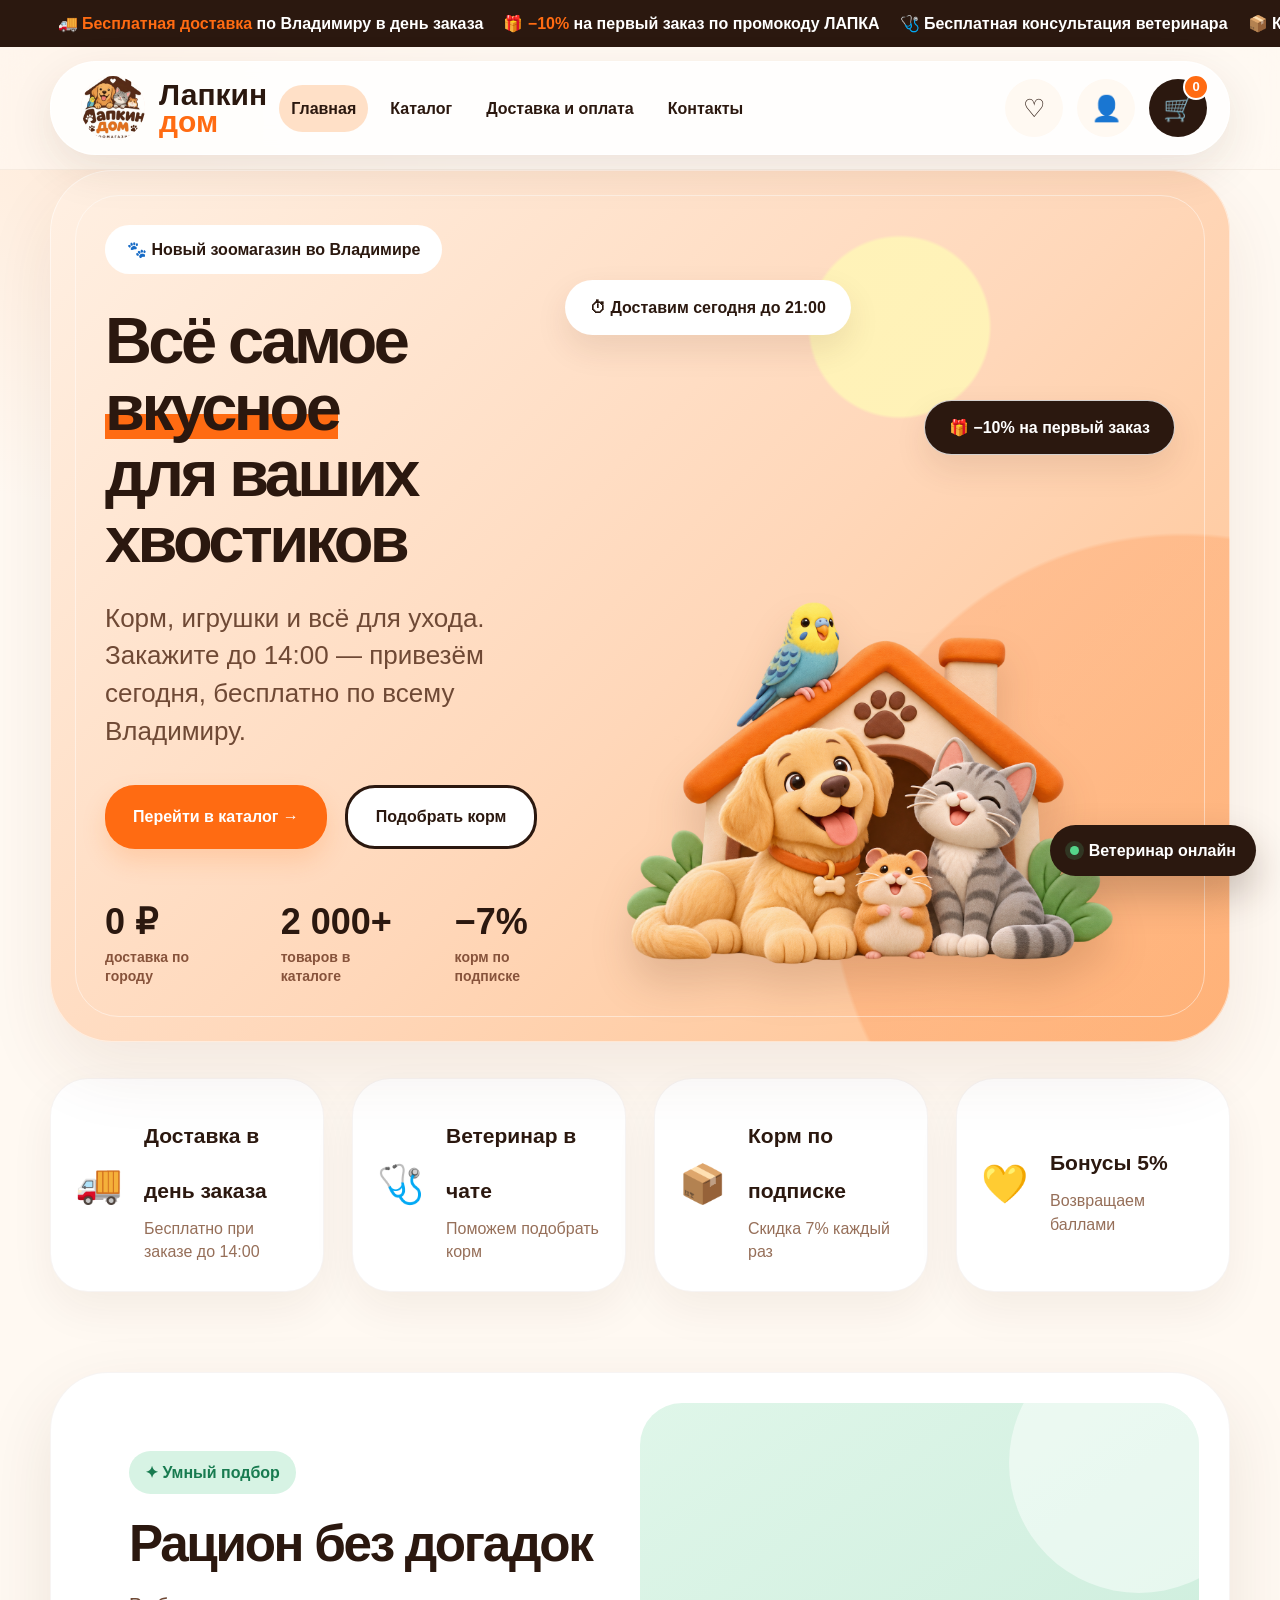
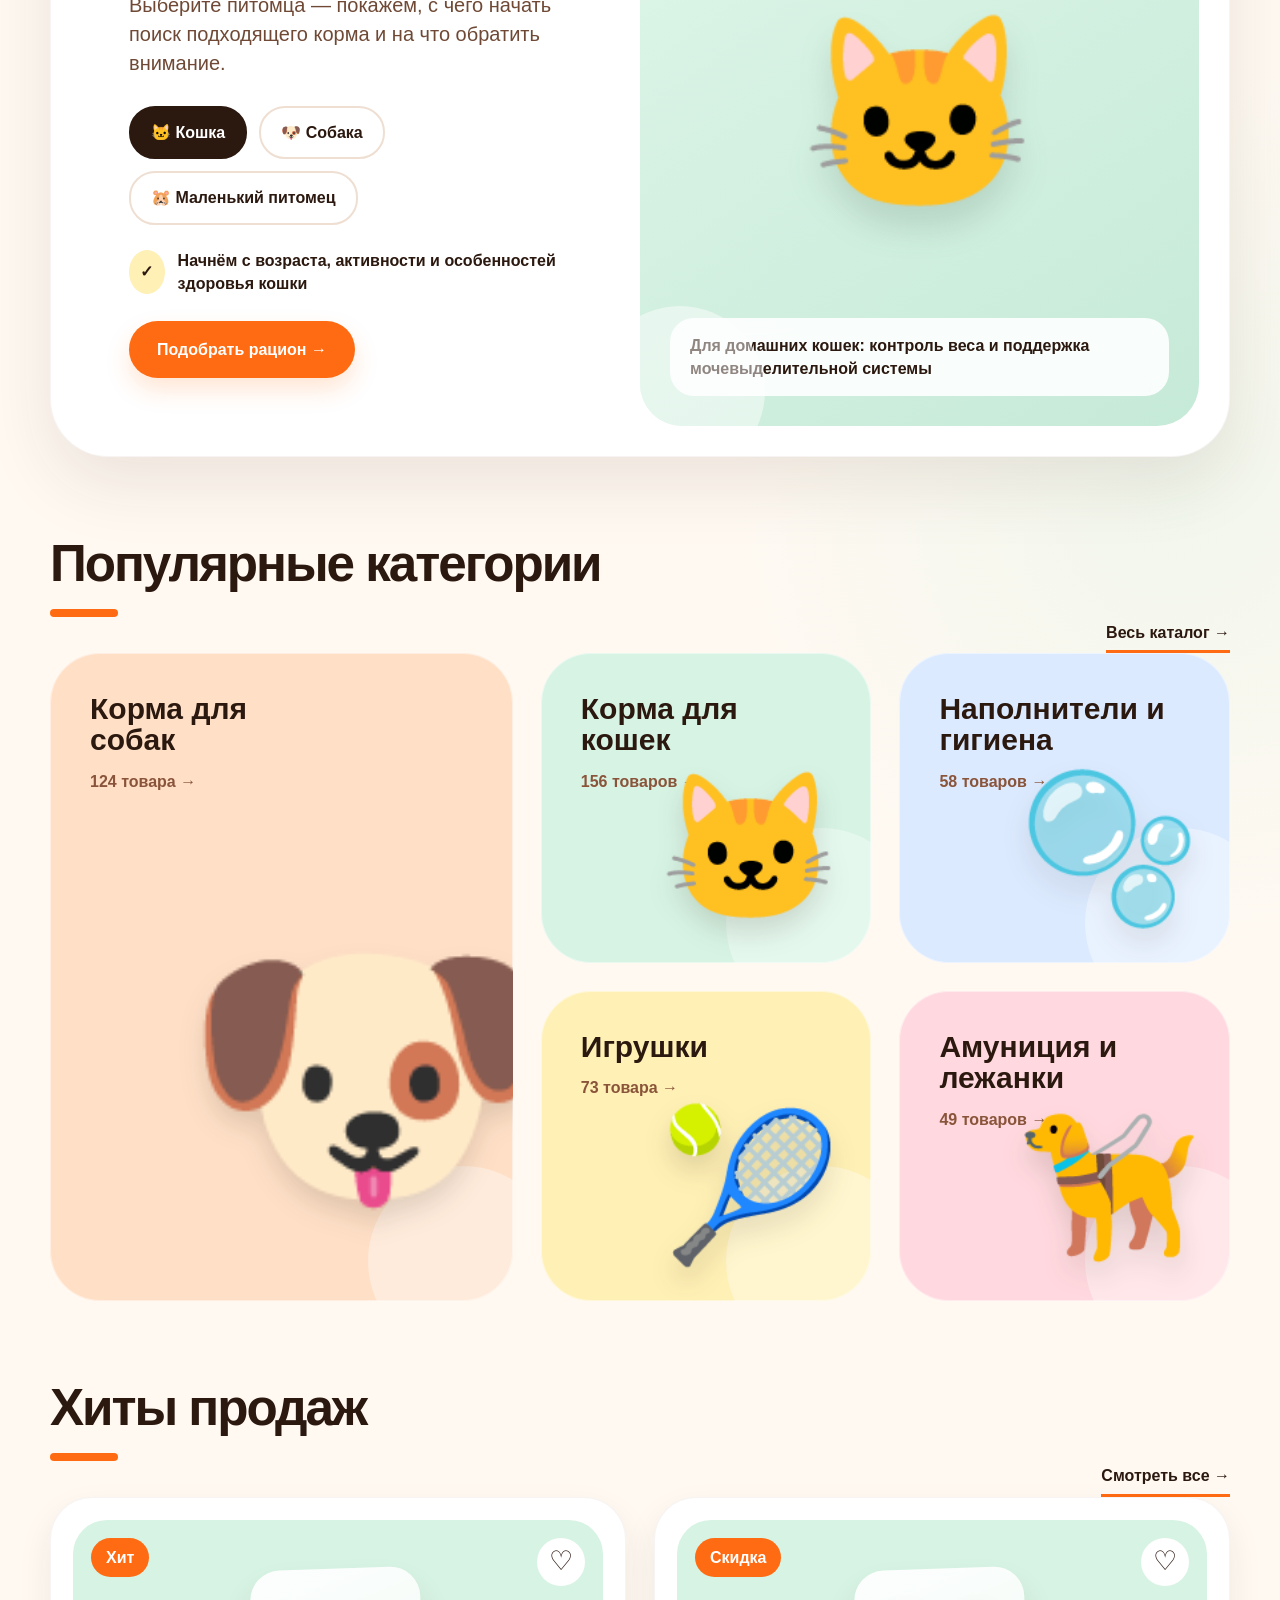
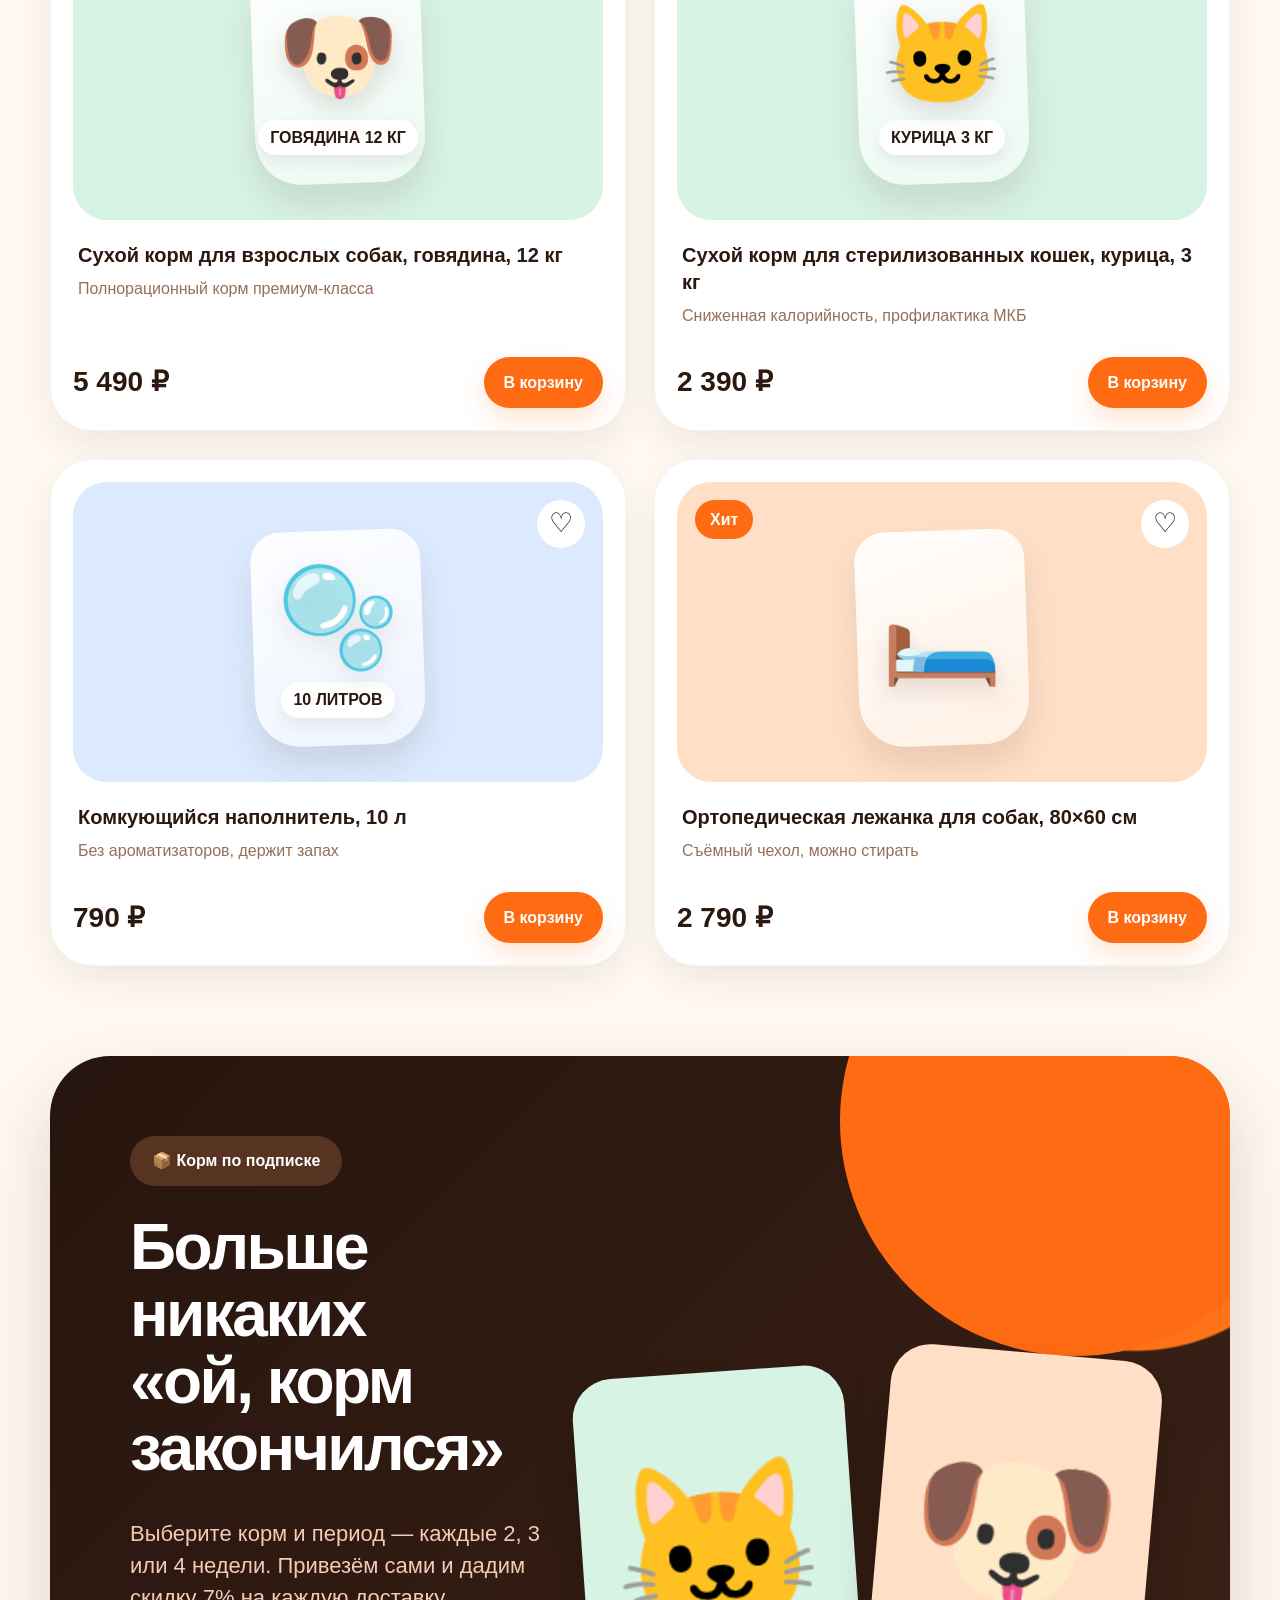
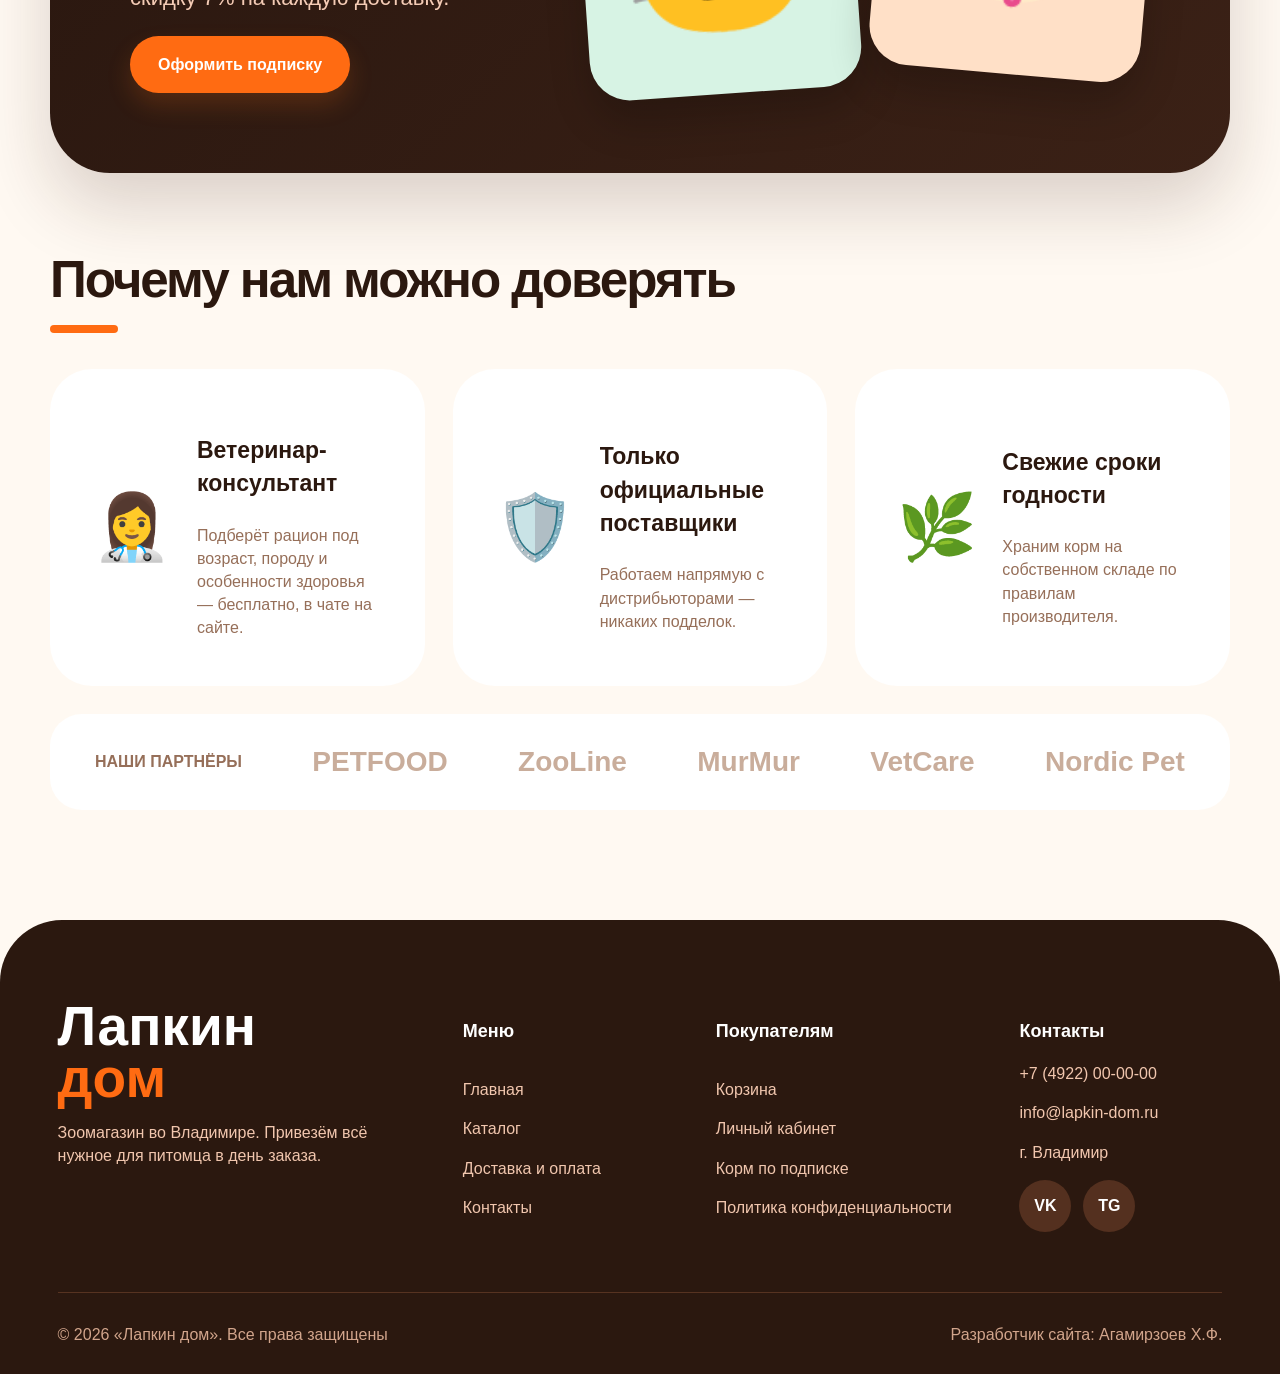
<file: index.html>
<!doctype html><html lang="ru"><head><meta charset="utf-8"><meta name="viewport" content="width=device-width,initial-scale=1"><meta name="description" content="Лапкин дом — зоомагазин во Владимире"><title>Лапкин дом — зоомагазин</title><link rel="stylesheet" href="styles.css"></head><body data-page="home"><div id="site-header"></div><main>
<section class="hero container"><div class="hero-copy"><span class="pill">🐾 Новый зоомагазин во Владимире</span><h1>Всё самое <span>вкусное</span><br>для ваших<br>хвостиков</h1><p>Корм, игрушки и всё для ухода. Закажите до 14:00 — привезём сегодня, бесплатно по всему Владимиру.</p><div class="actions"><a class="btn" href="catalog.html">Перейти в каталог →</a><a class="btn outline" href="category.html">Подобрать корм</a></div><div class="hero-stats"><b>0 ₽<small>доставка по городу</small></b><b>2 000+<small>товаров в каталоге</small></b><b>−7%<small>корм по подписке</small></b></div></div><div class="hero-art"><span class="float-note note-one">⏱ Доставим сегодня до 21:00</span><span class="float-note note-two">🎁 −10% на первый заказ</span><div class="pet-house"><span>🐶</span><span>🐱</span><span>🐹</span></div></div></section>
<section class="container benefits"><article>🚚 <div><b>Доставка в день заказа</b><p>Бесплатно при заказе до 14:00</p></div></article><article>🩺 <div><b>Ветеринар в чате</b><p>Поможем подобрать корм</p></div></article><article>📦 <div><b>Корм по подписке</b><p>Скидка 7% каждый раз</p></div></article><article>💛 <div><b>Бонусы 5%</b><p>Возвращаем баллами</p></div></article></section>
<section class="container section"><div class="section-head"><h2>Популярные категории</h2><a href="catalog.html">Весь каталог →</a></div><div class="category-mosaic"><a class="category-card peach big" href="category.html"><h3>Корма для<br>собак</h3><b>124 товара →</b><span>🐶</span></a><a class="category-card mint" href="category.html"><h3>Корма для кошек</h3><b>156 товаров →</b><span>🐱</span></a><a class="category-card blue" href="catalog.html"><h3>Наполнители и гигиена</h3><b>58 товаров →</b><span>🫧</span></a><a class="category-card yellow" href="catalog.html"><h3>Игрушки</h3><b>73 товара →</b><span>🎾</span></a><a class="category-card pink" href="catalog.html"><h3>Амуниция и лежанки</h3><b>49 товаров →</b><span>🦮</span></a></div></section>
<section class="container section"><div class="section-head"><h2>Хиты продаж</h2><a href="category.html">Смотреть все →</a></div><div class="product-grid four"><article class="product-card"><div class="product-image mint"><span class="badge">Хит</span><button class="heart">♡</button><i>🐶</i><em>ГОВЯДИНА 12 КГ</em></div><h3>Сухой корм для взрослых собак, говядина, 12 кг</h3><p>Полнорационный корм премиум-класса</p><div class="product-buy"><b>5 490 ₽</b><button class="btn add-cart" data-name="Корм для собак, 12 кг" data-price="5490" data-icon="🐶">В корзину</button></div></article><article class="product-card"><div class="product-image mint"><span class="badge">Скидка</span><button class="heart">♡</button><i>🐱</i><em>КУРИЦА 3 КГ</em></div><h3>Сухой корм для стерилизованных кошек, курица, 3 кг</h3><p>Сниженная калорийность, профилактика МКБ</p><div class="product-buy"><b>2 390 ₽</b><button class="btn add-cart" data-name="Корм для кошек, 3 кг" data-price="2390" data-icon="🐱">В корзину</button></div></article><article class="product-card"><div class="product-image blue"><button class="heart">♡</button><i>🫧</i><em>10 ЛИТРОВ</em></div><h3>Комкующийся наполнитель, 10 л</h3><p>Без ароматизаторов, держит запах</p><div class="product-buy"><b>790 ₽</b><button class="btn add-cart" data-name="Наполнитель, 10 л" data-price="790" data-icon="🫧">В корзину</button></div></article><article class="product-card"><div class="product-image peach"><span class="badge">Хит</span><button class="heart">♡</button><i>🛏️</i></div><h3>Ортопедическая лежанка для собак, 80×60 см</h3><p>Съёмный чехол, можно стирать</p><div class="product-buy"><b>2 790 ₽</b><button class="btn add-cart" data-name="Лежанка для собак" data-price="2790" data-icon="🛏️">В корзину</button></div></article></div></section>
<section class="container subscribe"><div><span class="pill dark">📦 Корм по подписке</span><h2>Больше никаких<br>«ой, корм закончился»</h2><p>Выберите корм и период — каждые 2, 3 или 4 недели. Привезём сами и дадим скидку 7% на каждую доставку.</p><a class="btn" href="product.html">Оформить подписку</a></div><div class="subscribe-art"><span>🐱</span><span>🐶</span></div></section>
<section class="container section"><h2>Почему нам можно доверять</h2><div class="trust"><article><span>👩‍⚕️</span><div><h3>Ветеринар-консультант</h3><p>Подберёт рацион под возраст, породу и особенности здоровья — бесплатно, в чате на сайте.</p></div></article><article><span>🛡️</span><div><h3>Только официальные поставщики</h3><p>Работаем напрямую с дистрибьюторами — никаких подделок.</p></div></article><article><span>🌿</span><div><h3>Свежие сроки годности</h3><p>Храним корм на собственном складе по правилам производителя.</p></div></article></div><div class="partners"><b>НАШИ ПАРТНЁРЫ</b><span>PETFOOD</span><span>ZooLine</span><span>MurMur</span><span>VetCare</span><span>Nordic Pet</span></div></section>
</main><div id="site-footer"></div><div id="toast"></div><script src="app.js"></script></body></html>
</file>
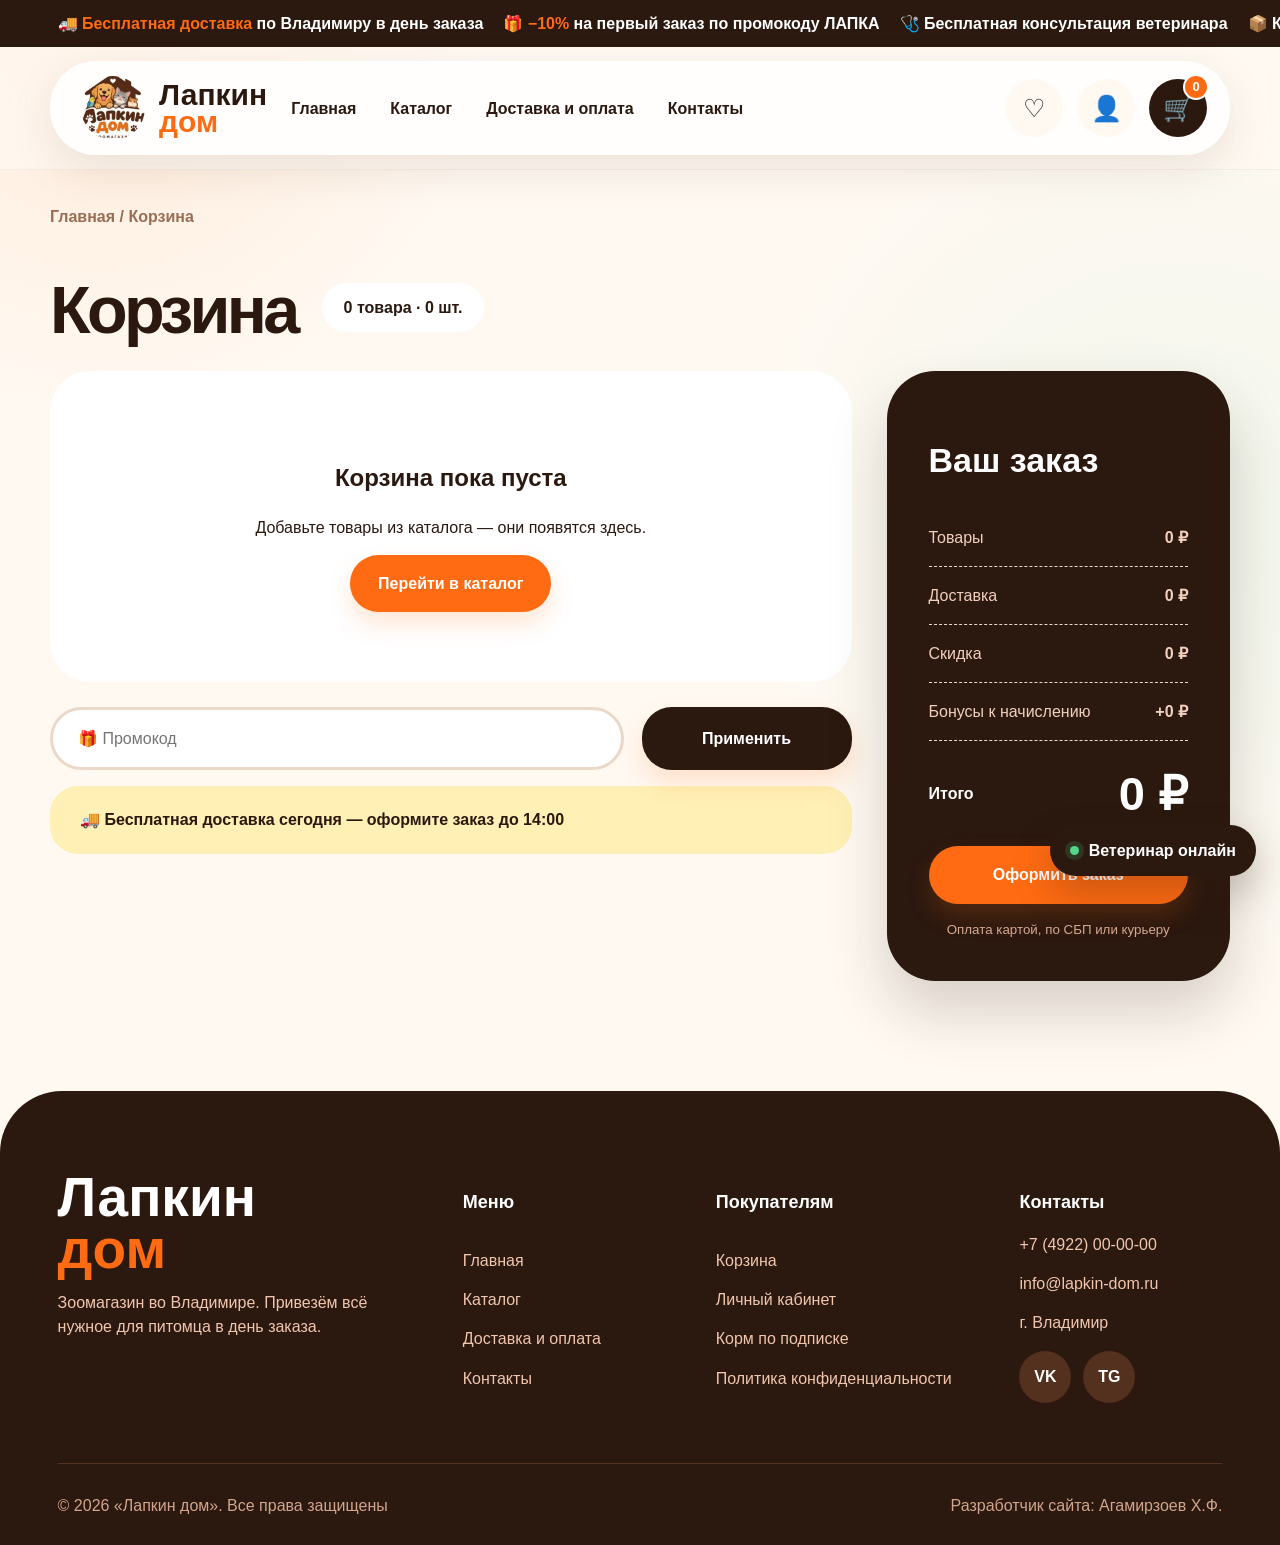
<file: cart.html>
<!doctype html><html lang="ru"><head><meta charset="utf-8"><meta name="viewport" content="width=device-width,initial-scale=1"><title>Корзина — Лапкин дом</title><link rel="stylesheet" href="styles.css"></head><body data-page="cart"><div id="site-header"></div><main class="container inner"><p class="crumbs"><a href="index.html">Главная</a> / Корзина</p><div class="cart-title"><h1>Корзина</h1><span class="pill" id="cart-summary-pill">0 товаров</span></div><div class="cart-layout"><section><div id="cart-items"></div><div class="promo"><input id="promo-code" placeholder="🎁 Промокод"><button class="btn dark" id="apply-promo">Применить</button></div><p class="delivery-note">🚚 Бесплатная доставка сегодня — оформите заказ до 14:00</p></section><aside class="order-summary"><h2>Ваш заказ</h2><dl><div><dt>Товары</dt><dd id="summary-items">0 ₽</dd></div><div><dt>Доставка</dt><dd>0 ₽</dd></div><div><dt>Скидка</dt><dd id="summary-discount">0 ₽</dd></div><div><dt>Бонусы к начислению</dt><dd id="summary-bonus">+0 ₽</dd></div></dl><div class="order-total"><span>Итого</span><b id="summary-total">0 ₽</b></div><button class="btn" id="checkout">Оформить заказ</button><small>Оплата картой, по СБП или курьеру</small></aside></div></main><div id="site-footer"></div><div id="toast"></div><script src="app.js"></script></body></html>
</file>
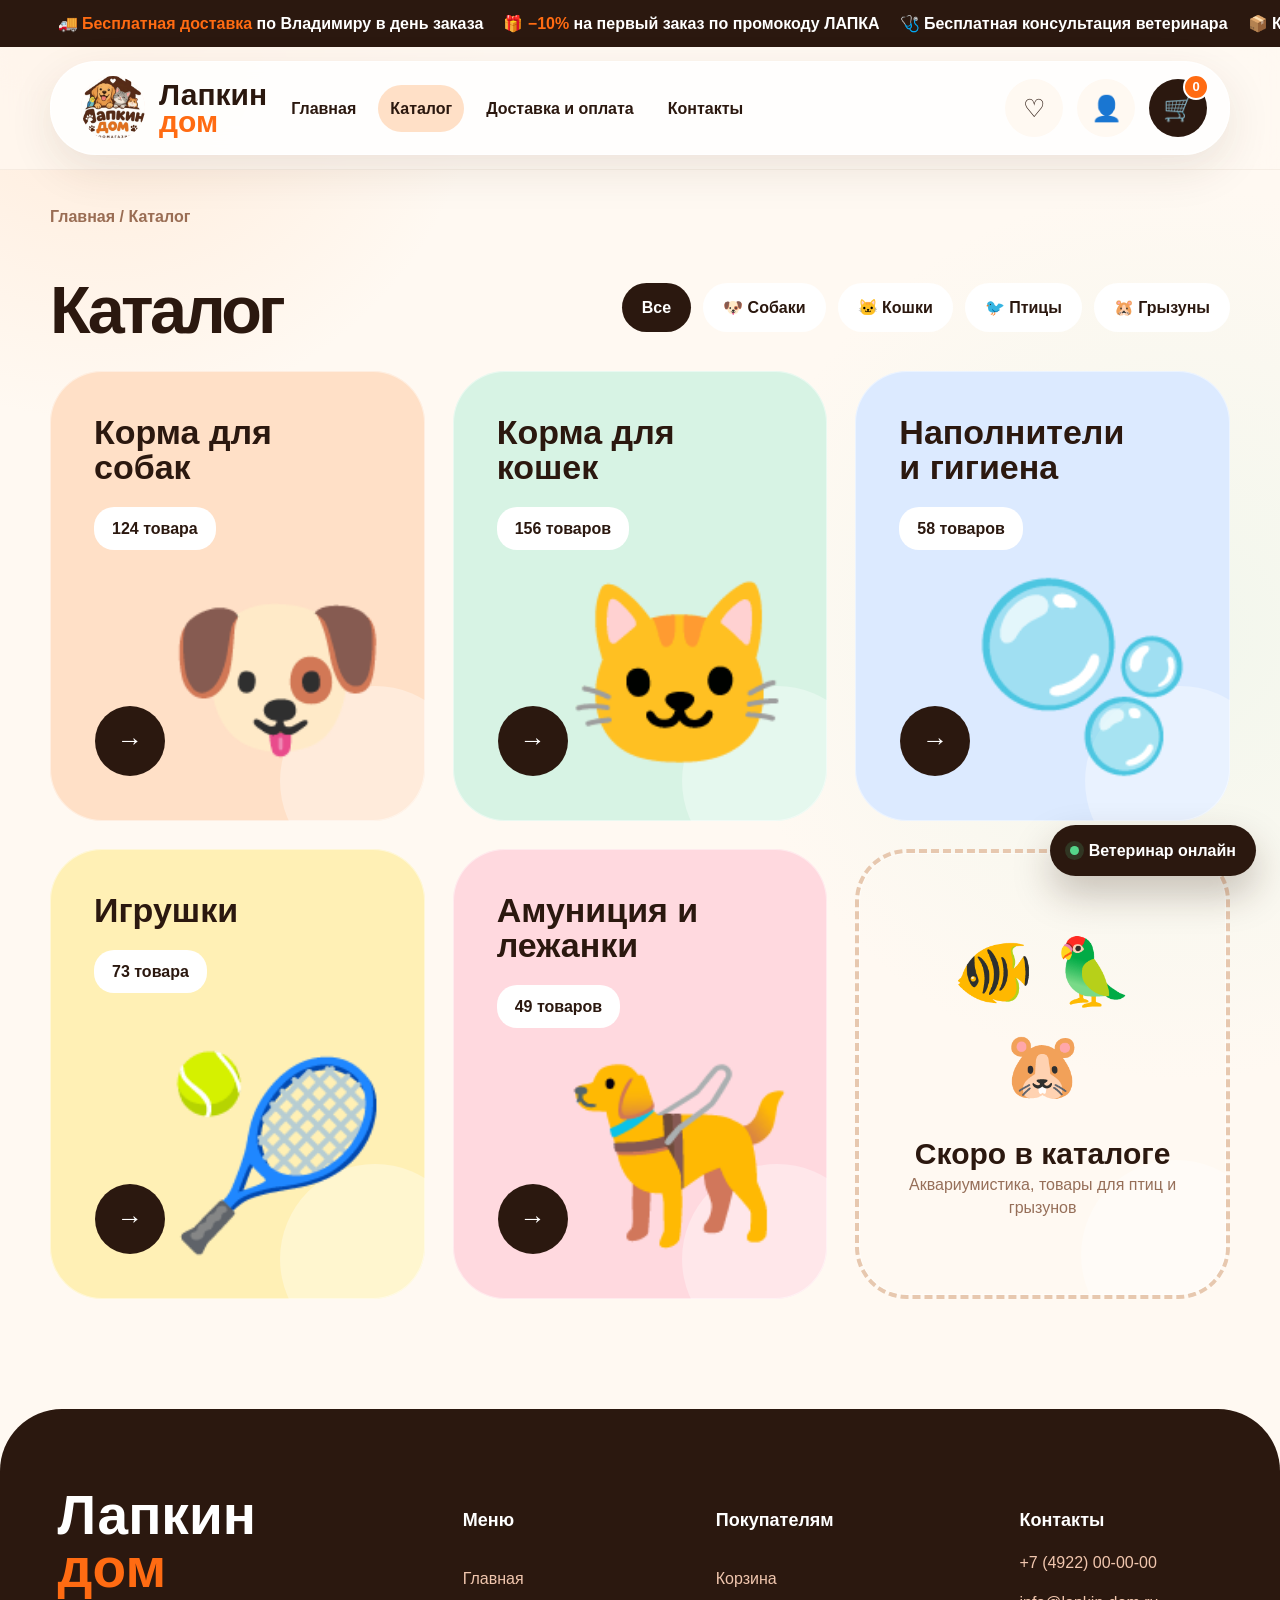
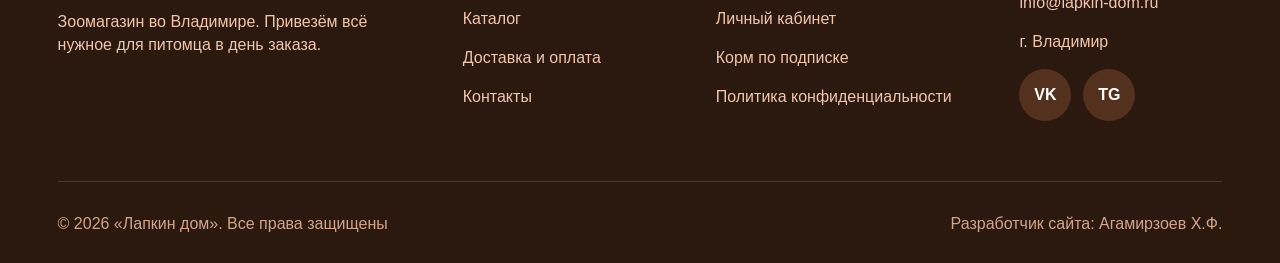
<file: catalog.html>
<!doctype html><html lang="ru"><head><meta charset="utf-8"><meta name="viewport" content="width=device-width,initial-scale=1"><title>Каталог — Лапкин дом</title><link rel="stylesheet" href="styles.css"></head><body data-page="catalog"><div id="site-header"></div><main class="container inner"><p class="crumbs"><a href="index.html">Главная</a> / Каталог</p><div class="title-row"><h1>Каталог</h1><div class="chips"><button class="chip active" data-filter="all">Все</button><button class="chip" data-filter="dog">🐶 Собаки</button><button class="chip" data-filter="cat">🐱 Кошки</button><button class="chip" data-filter="bird">🐦 Птицы</button><button class="chip" data-filter="rodent">🐹 Грызуны</button></div></div><div class="catalog-grid"><a class="catalog-tile peach" data-animal="dog" href="category.html"><h2>Корма для<br>собак</h2><b>124 товара</b><span>🐶</span><i>→</i></a><a class="catalog-tile mint" data-animal="cat" href="category.html"><h2>Корма для<br>кошек</h2><b>156 товаров</b><span>🐱</span><i>→</i></a><a class="catalog-tile blue" data-animal="all" href="category.html"><h2>Наполнители<br>и гигиена</h2><b>58 товаров</b><span>🫧</span><i>→</i></a><a class="catalog-tile yellow" data-animal="all" href="category.html"><h2>Игрушки</h2><b>73 товара</b><span>🎾</span><i>→</i></a><a class="catalog-tile pink" data-animal="dog" href="category.html"><h2>Амуниция и<br>лежанки</h2><b>49 товаров</b><span>🦮</span><i>→</i></a><div class="catalog-tile soon" data-animal="bird rodent"><span>🐠 🦜 🐹</span><h2>Скоро в каталоге</h2><p>Аквариумистика, товары для птиц и грызунов</p></div></div></main><div id="site-footer"></div><script src="app.js"></script></body></html>
</file>
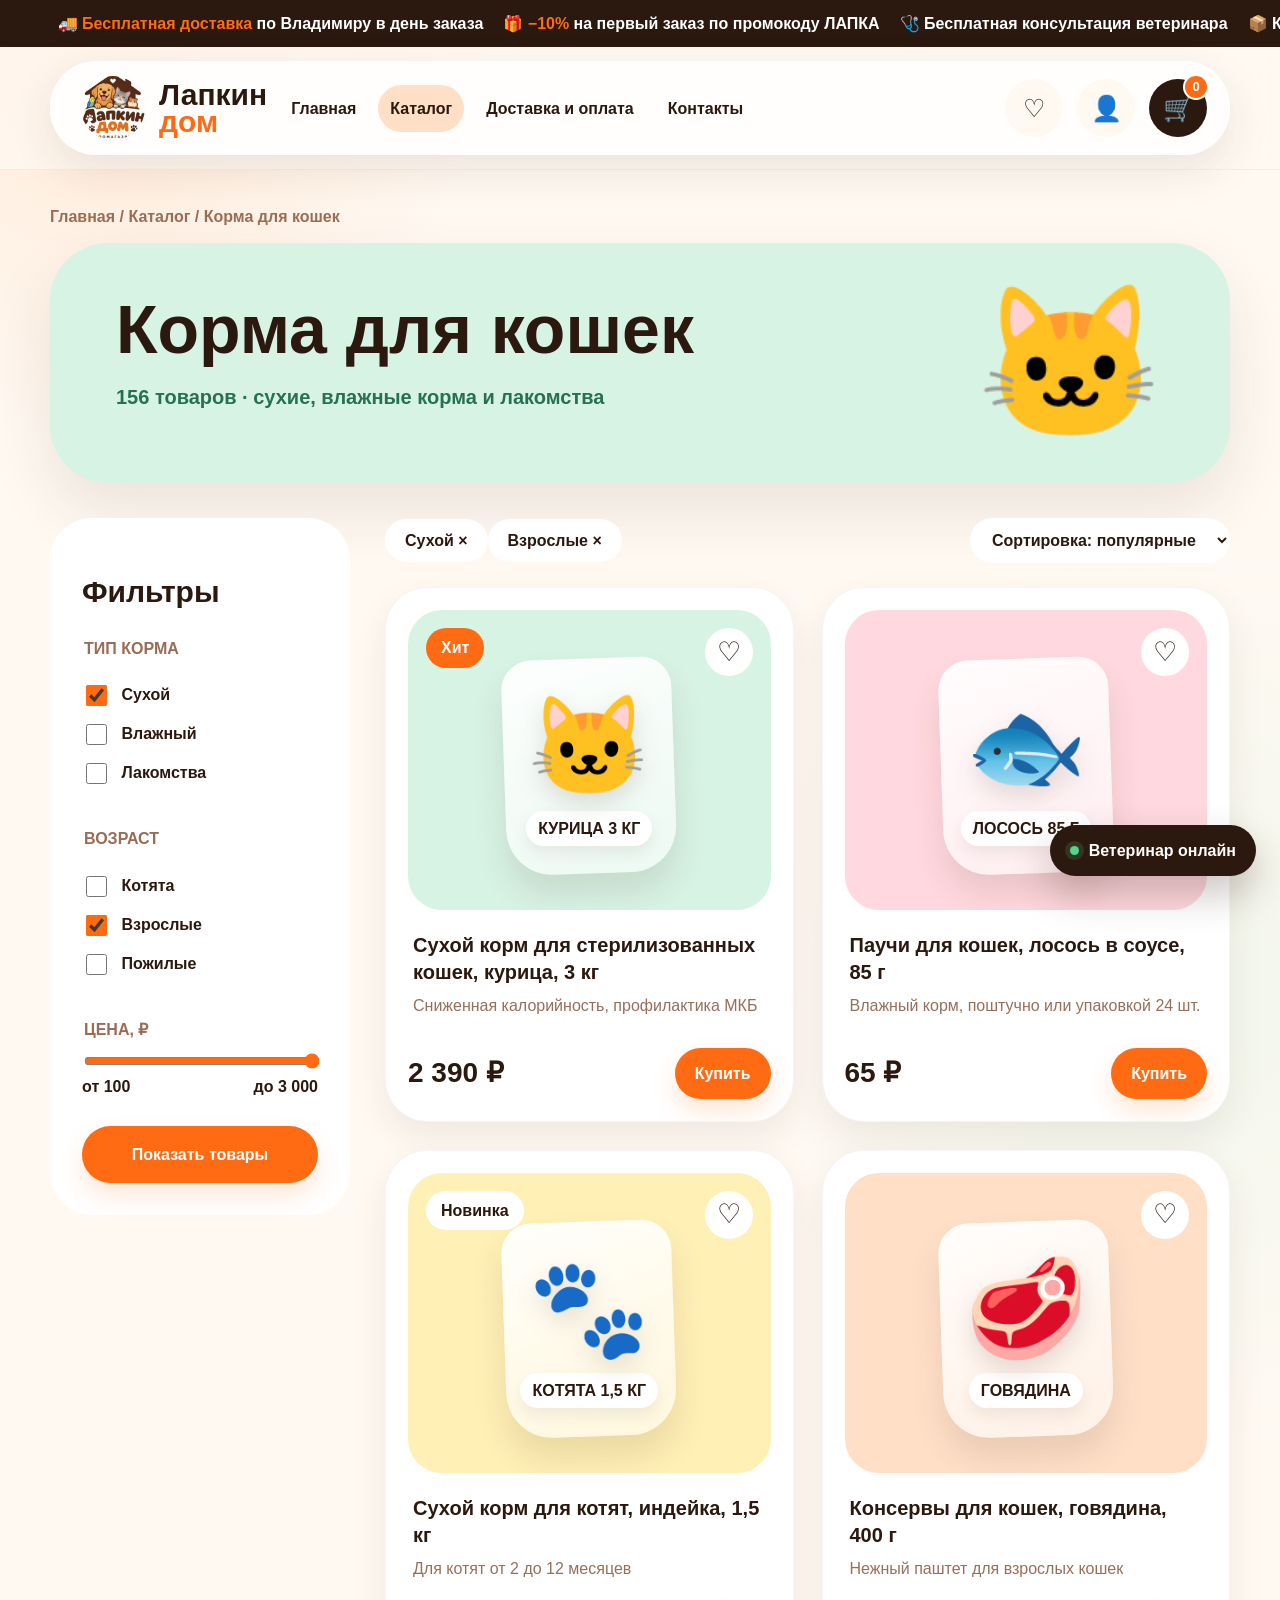
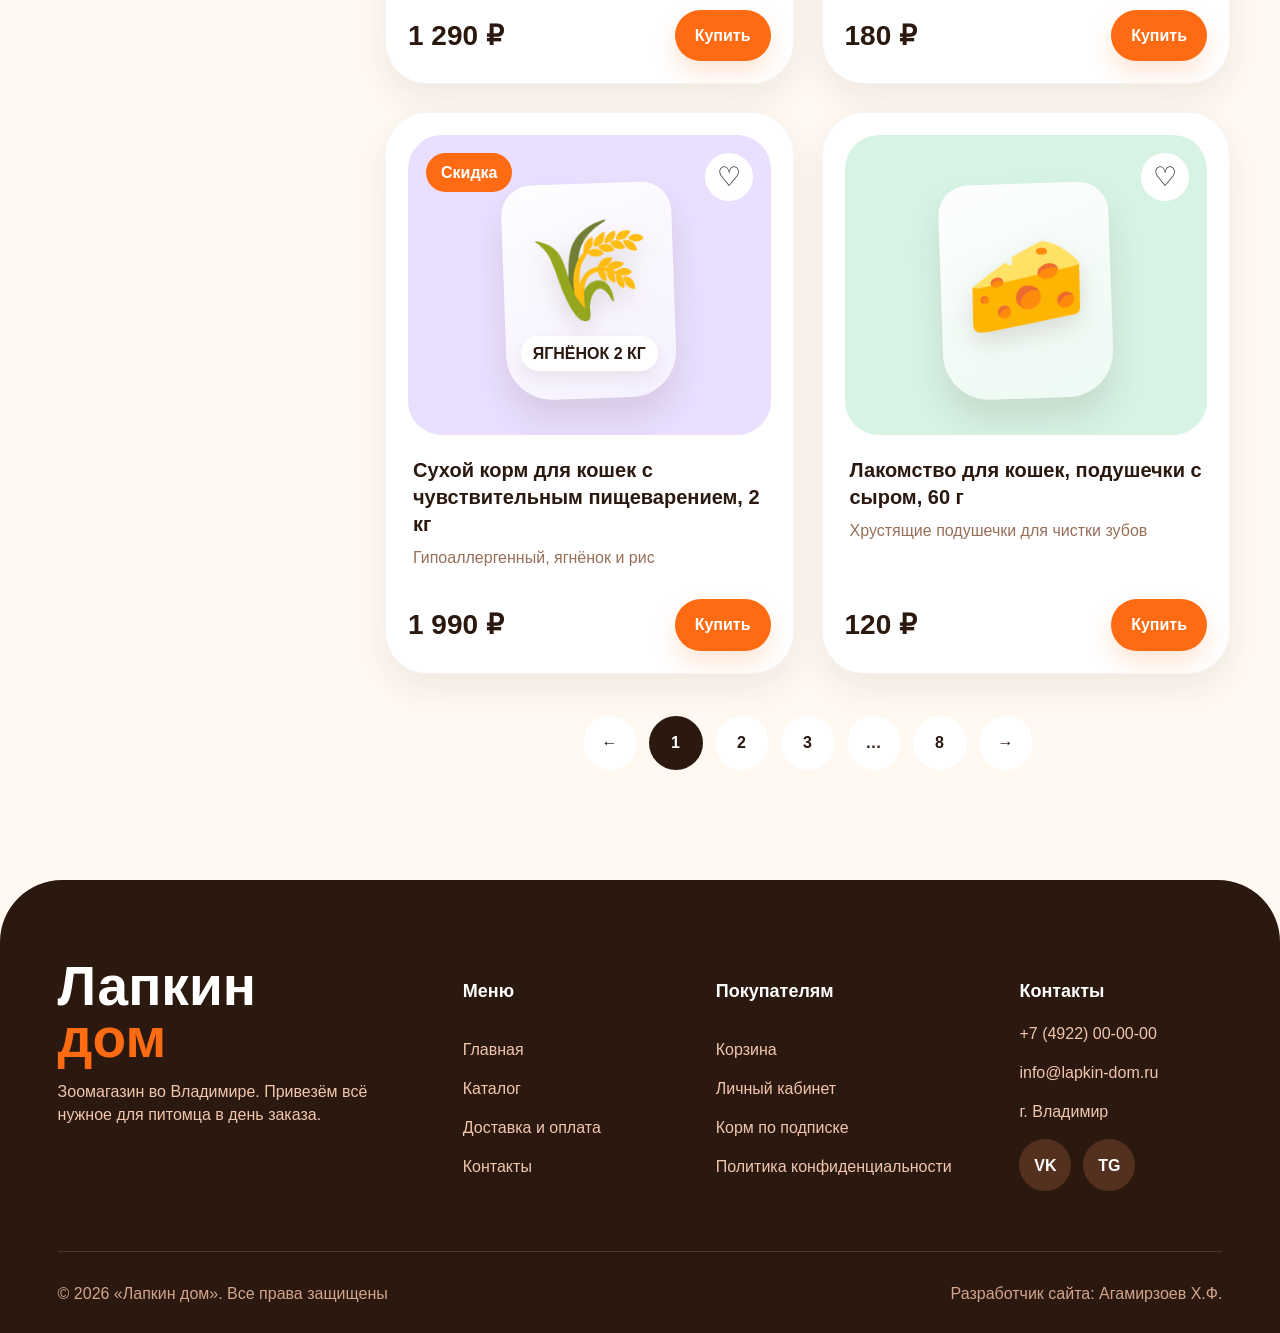
<file: category.html>
<!doctype html><html lang="ru"><head><meta charset="utf-8"><meta name="viewport" content="width=device-width,initial-scale=1"><title>Корма для кошек — Лапкин дом</title><link rel="stylesheet" href="styles.css"></head><body data-page="catalog"><div id="site-header"></div><main class="container inner"><p class="crumbs"><a href="index.html">Главная</a> / <a href="catalog.html">Каталог</a> / Корма для кошек</p><section class="category-banner mint"><div><h1>Корма для кошек</h1><p>156 товаров · сухие, влажные корма и лакомства</p></div><span>🐱</span></section><div class="listing"><aside class="filters"><h2>Фильтры</h2><fieldset><legend>Тип корма</legend><label><input type="checkbox" value="dry" checked> Сухой</label><label><input type="checkbox" value="wet"> Влажный</label><label><input type="checkbox" value="treat"> Лакомства</label></fieldset><fieldset><legend>Возраст</legend><label><input type="checkbox" value="kitten"> Котята</label><label><input type="checkbox" value="adult" checked> Взрослые</label><label><input type="checkbox" value="senior"> Пожилые</label></fieldset><fieldset><legend>Цена, ₽</legend><input id="price-range" type="range" min="100" max="3000" value="3000"><div class="range-label"><span>от 100</span><span id="price-value">до 3 000</span></div></fieldset><button class="btn" id="show-products">Показать товары</button></aside><section class="products"><div class="listing-toolbar"><div><span class="tag">Сухой ×</span><span class="tag">Взрослые ×</span></div><select id="sort-products"><option value="popular">Сортировка: популярные</option><option value="asc">Сначала дешевле</option><option value="desc">Сначала дороже</option></select></div><div class="product-grid three" id="category-products">
<article class="product-card" data-type="dry" data-age="adult" data-price="2390"><a href="product.html" class="product-image mint"><span class="badge">Хит</span><button class="heart">♡</button><i>🐱</i><em>КУРИЦА 3 КГ</em></a><h3><a href="product.html">Сухой корм для стерилизованных кошек, курица, 3 кг</a></h3><p>Сниженная калорийность, профилактика МКБ</p><div class="product-buy"><b>2 390 ₽</b><button class="btn add-cart" data-name="Корм для кошек, 3 кг" data-price="2390" data-icon="🐱">Купить</button></div></article>
<article class="product-card" data-type="wet" data-age="adult" data-price="65"><div class="product-image pink"><button class="heart">♡</button><i>🐟</i><em>ЛОСОСЬ 85 Г</em></div><h3>Паучи для кошек, лосось в соусе, 85 г</h3><p>Влажный корм, поштучно или упаковкой 24 шт.</p><div class="product-buy"><b>65 ₽</b><button class="btn add-cart" data-name="Паучи лосось, 85 г" data-price="65" data-icon="🐟">Купить</button></div></article>
<article class="product-card" data-type="dry" data-age="kitten" data-price="1290"><div class="product-image yellow"><span class="badge light">Новинка</span><button class="heart">♡</button><i>🐾</i><em>КОТЯТА 1,5 КГ</em></div><h3>Сухой корм для котят, индейка, 1,5 кг</h3><p>Для котят от 2 до 12 месяцев</p><div class="product-buy"><b>1 290 ₽</b><button class="btn add-cart" data-name="Корм для котят, 1,5 кг" data-price="1290" data-icon="🐾">Купить</button></div></article>
<article class="product-card" data-type="wet" data-age="adult" data-price="180"><div class="product-image peach"><button class="heart">♡</button><i>🥩</i><em>ГОВЯДИНА</em></div><h3>Консервы для кошек, говядина, 400 г</h3><p>Нежный паштет для взрослых кошек</p><div class="product-buy"><b>180 ₽</b><button class="btn add-cart" data-name="Консервы говядина, 400 г" data-price="180" data-icon="🥩">Купить</button></div></article>
<article class="product-card" data-type="dry" data-age="adult" data-price="1990"><div class="product-image lilac"><span class="badge">Скидка</span><button class="heart">♡</button><i>🌾</i><em>ЯГНЁНОК 2 КГ</em></div><h3>Сухой корм для кошек с чувствительным пищеварением, 2 кг</h3><p>Гипоаллергенный, ягнёнок и рис</p><div class="product-buy"><b>1 990 ₽</b><button class="btn add-cart" data-name="Корм ягнёнок, 2 кг" data-price="1990" data-icon="🌾">Купить</button></div></article>
<article class="product-card" data-type="treat" data-age="adult" data-price="120"><div class="product-image mint"><button class="heart">♡</button><i>🧀</i></div><h3>Лакомство для кошек, подушечки с сыром, 60 г</h3><p>Хрустящие подушечки для чистки зубов</p><div class="product-buy"><b>120 ₽</b><button class="btn add-cart" data-name="Подушечки с сыром, 60 г" data-price="120" data-icon="🧀">Купить</button></div></article></div><nav class="pagination"><button>←</button><button class="active">1</button><button>2</button><button>3</button><button>…</button><button>8</button><button>→</button></nav></section></div></main><div id="site-footer"></div><div id="toast"></div><script src="app.js"></script></body></html>
</file>
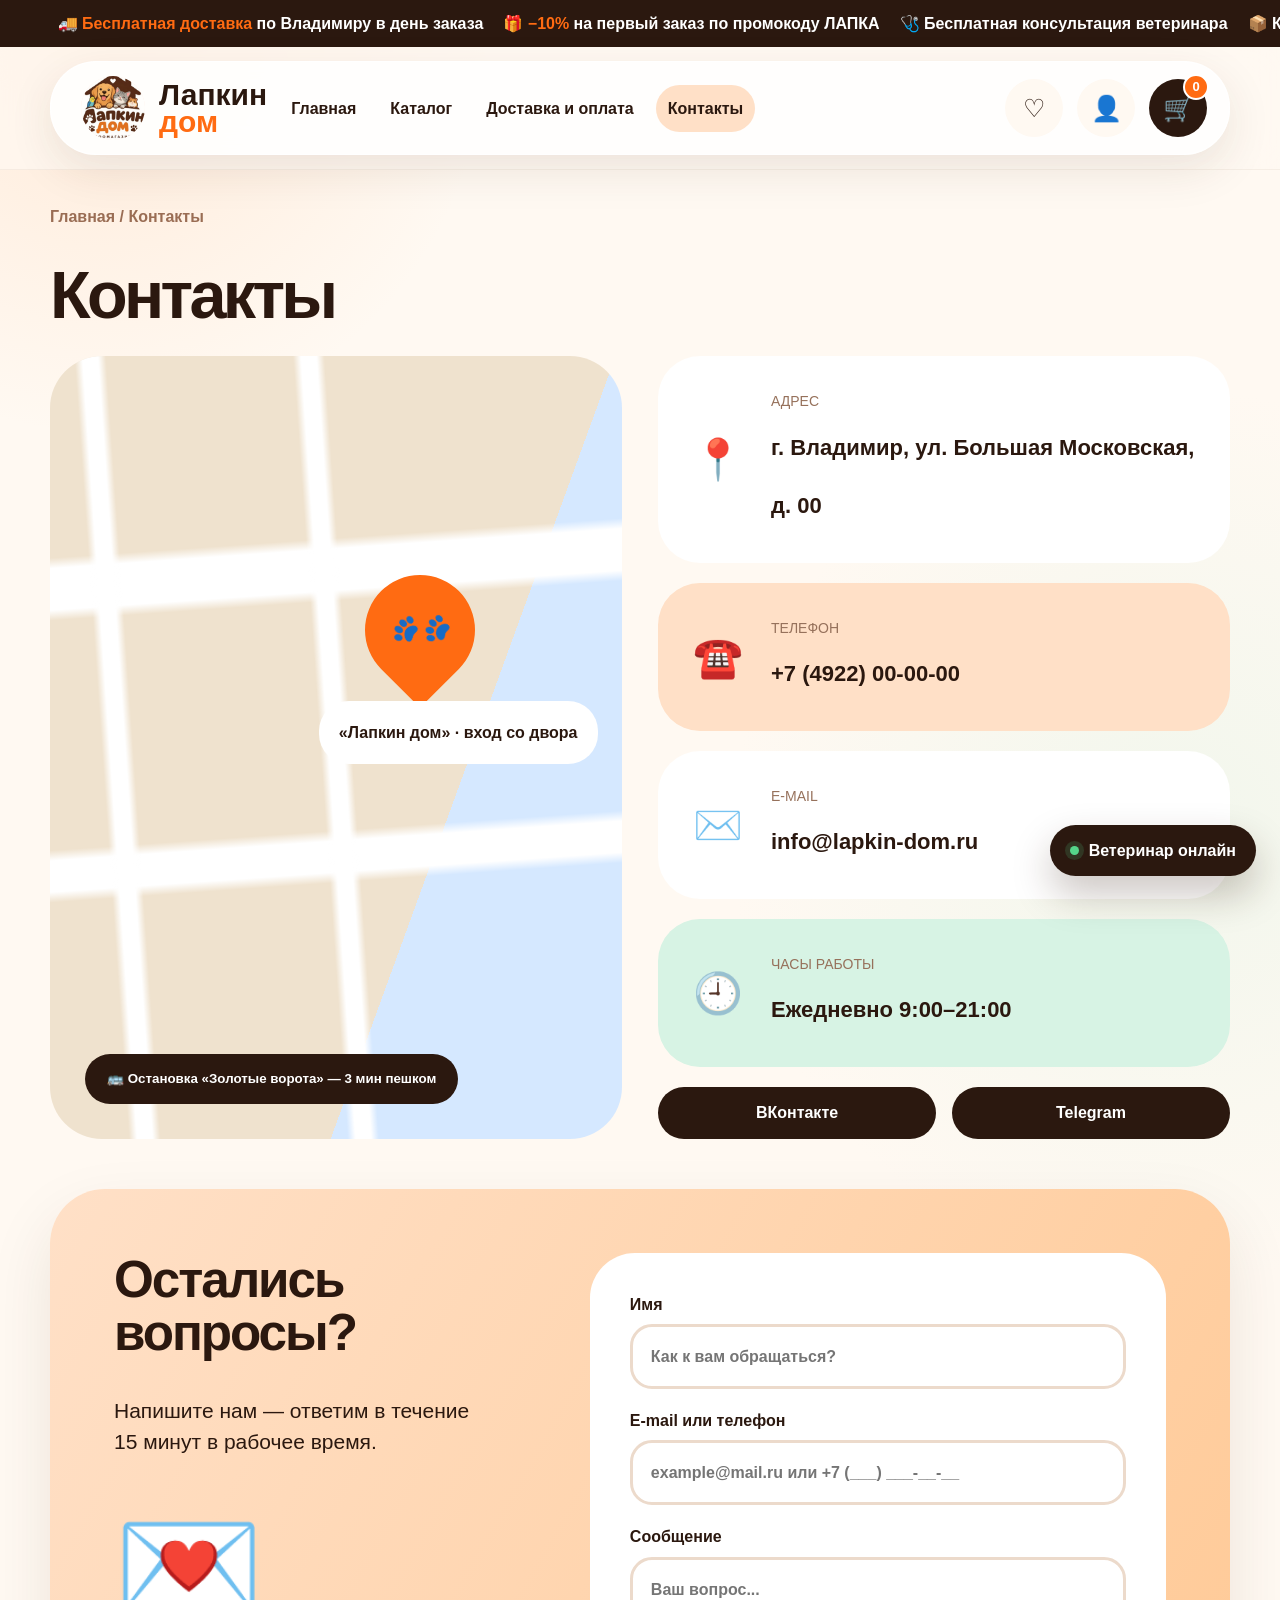
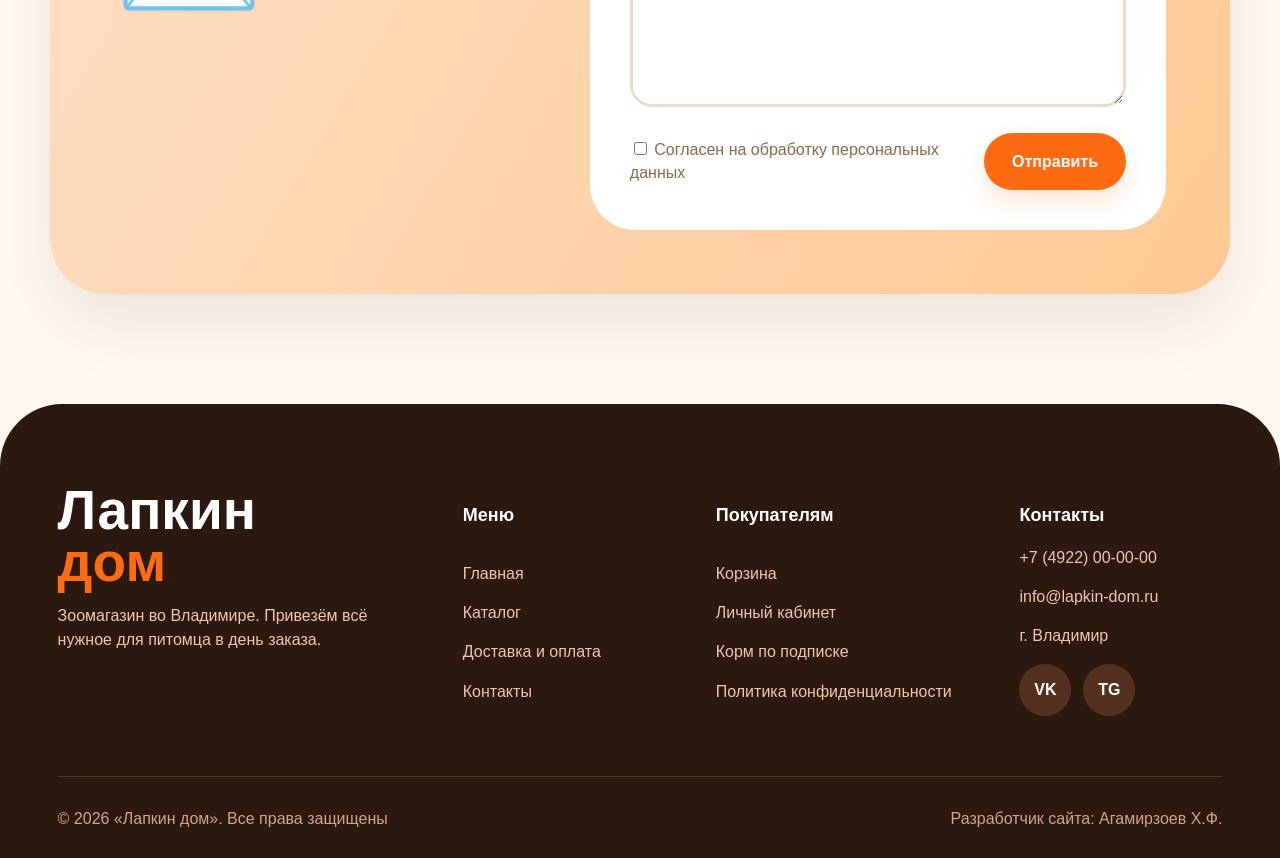
<file: contacts.html>
<!doctype html><html lang="ru"><head><meta charset="utf-8"><meta name="viewport" content="width=device-width,initial-scale=1"><title>Контакты — Лапкин дом</title><link rel="stylesheet" href="styles.css"></head><body data-page="contacts"><div id="site-header"></div><main class="container inner"><p class="crumbs"><a href="index.html">Главная</a> / Контакты</p><h1>Контакты</h1><section class="contacts-top"><div class="map"><div class="roads"></div><span class="pin">🐾</span><b>«Лапкин дом» · вход со двора</b><small>🚌 Остановка «Золотые ворота» — 3 мин пешком</small></div><div class="contact-cards"><article>📍 <div><small>АДРЕС</small><b>г. Владимир, ул. Большая Московская, д. 00</b></div></article><article class="peach">☎️ <div><small>ТЕЛЕФОН</small><b>+7 (4922) 00-00-00</b></div></article><article>✉️ <div><small>E-MAIL</small><b>info@lapkin-dom.ru</b></div></article><article class="mint">🕘 <div><small>ЧАСЫ РАБОТЫ</small><b>Ежедневно 9:00–21:00</b></div></article><div class="social-row"><a href="#">ВКонтакте</a><a href="#">Telegram</a></div></div></section><section class="contact-form-wrap"><div><h2>Остались<br>вопросы?</h2><p>Напишите нам — ответим в течение 15 минут в рабочее время.</p><span>💌</span></div><form id="contact-form"><label>Имя<input name="name" required placeholder="Как к вам обращаться?"></label><label>E-mail или телефон<input name="contact" required placeholder="example@mail.ru или +7 (___) ___-__-__"></label><label>Сообщение<textarea name="message" required placeholder="Ваш вопрос..."></textarea></label><div class="form-bottom"><label><input type="checkbox" required> Согласен на обработку персональных данных</label><button class="btn">Отправить</button></div></form></section></main><div id="site-footer"></div><div id="toast"></div><script src="app.js"></script></body></html>
</file>
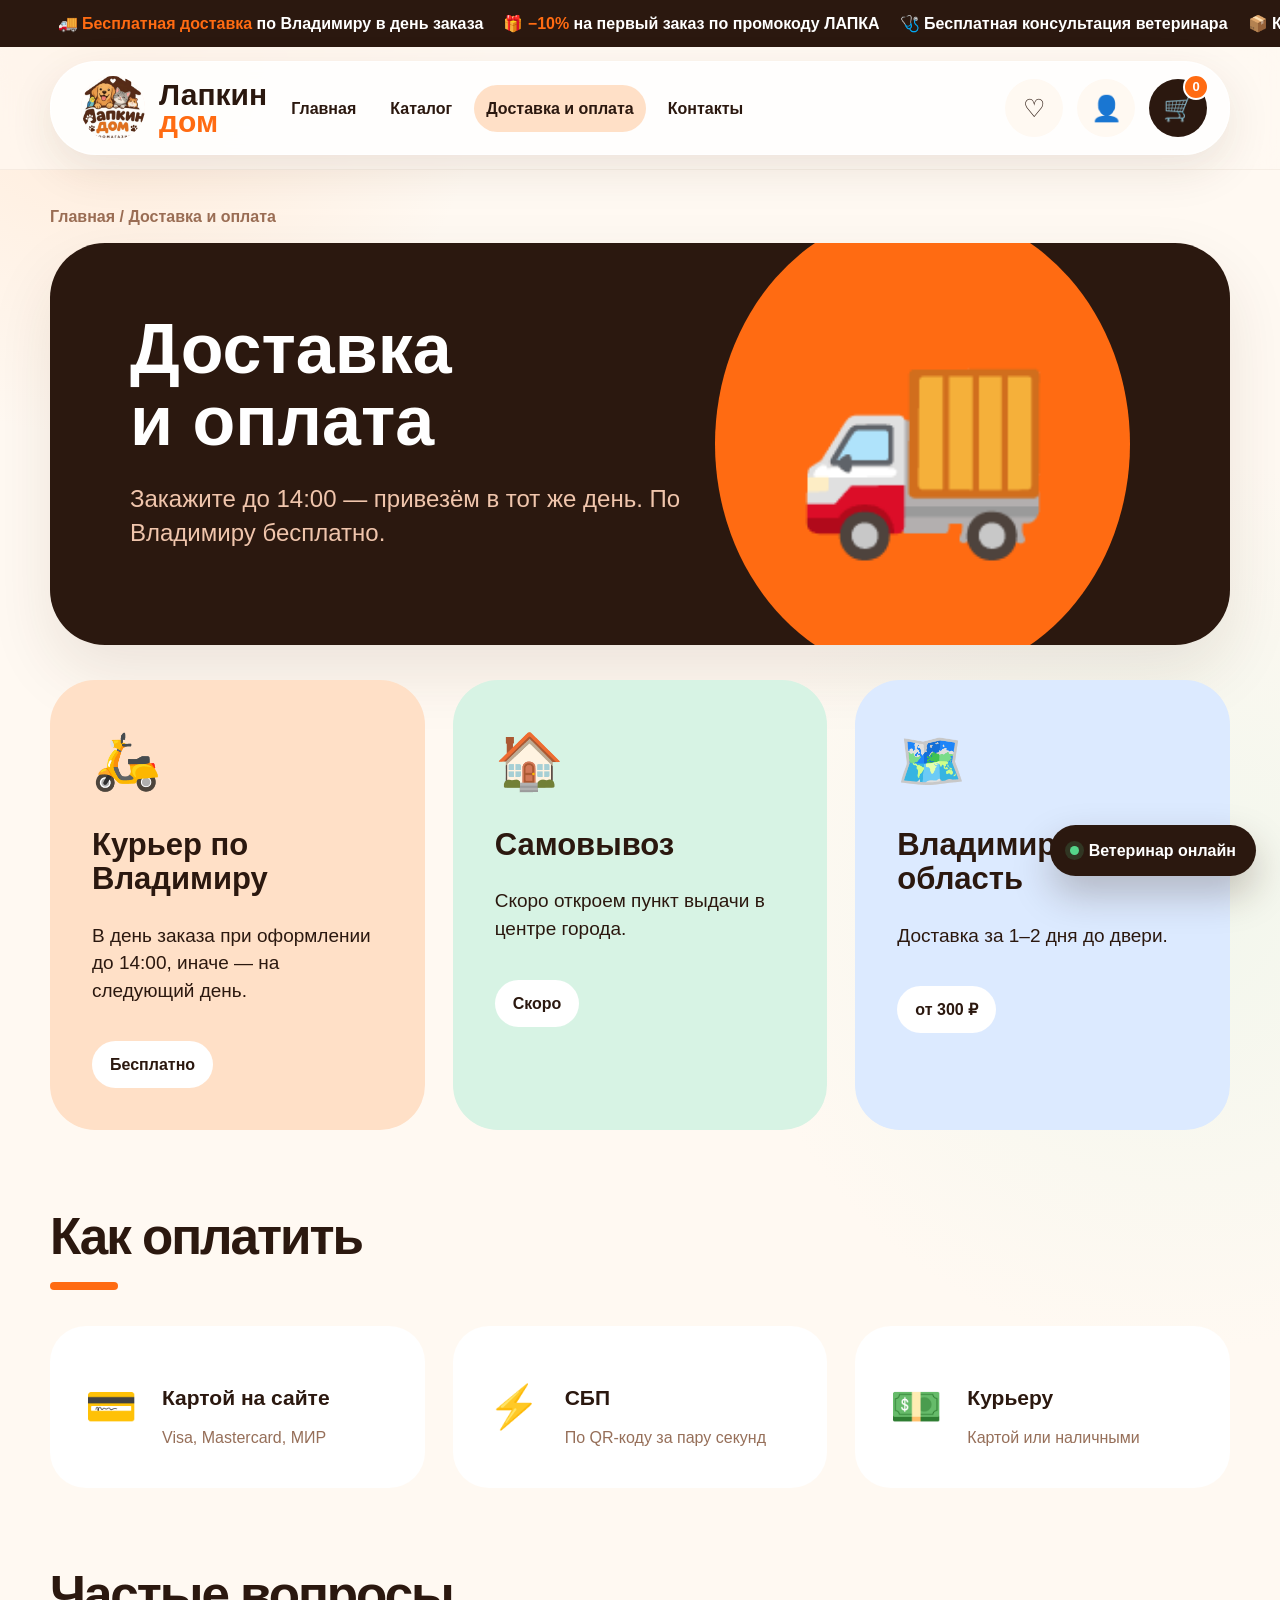
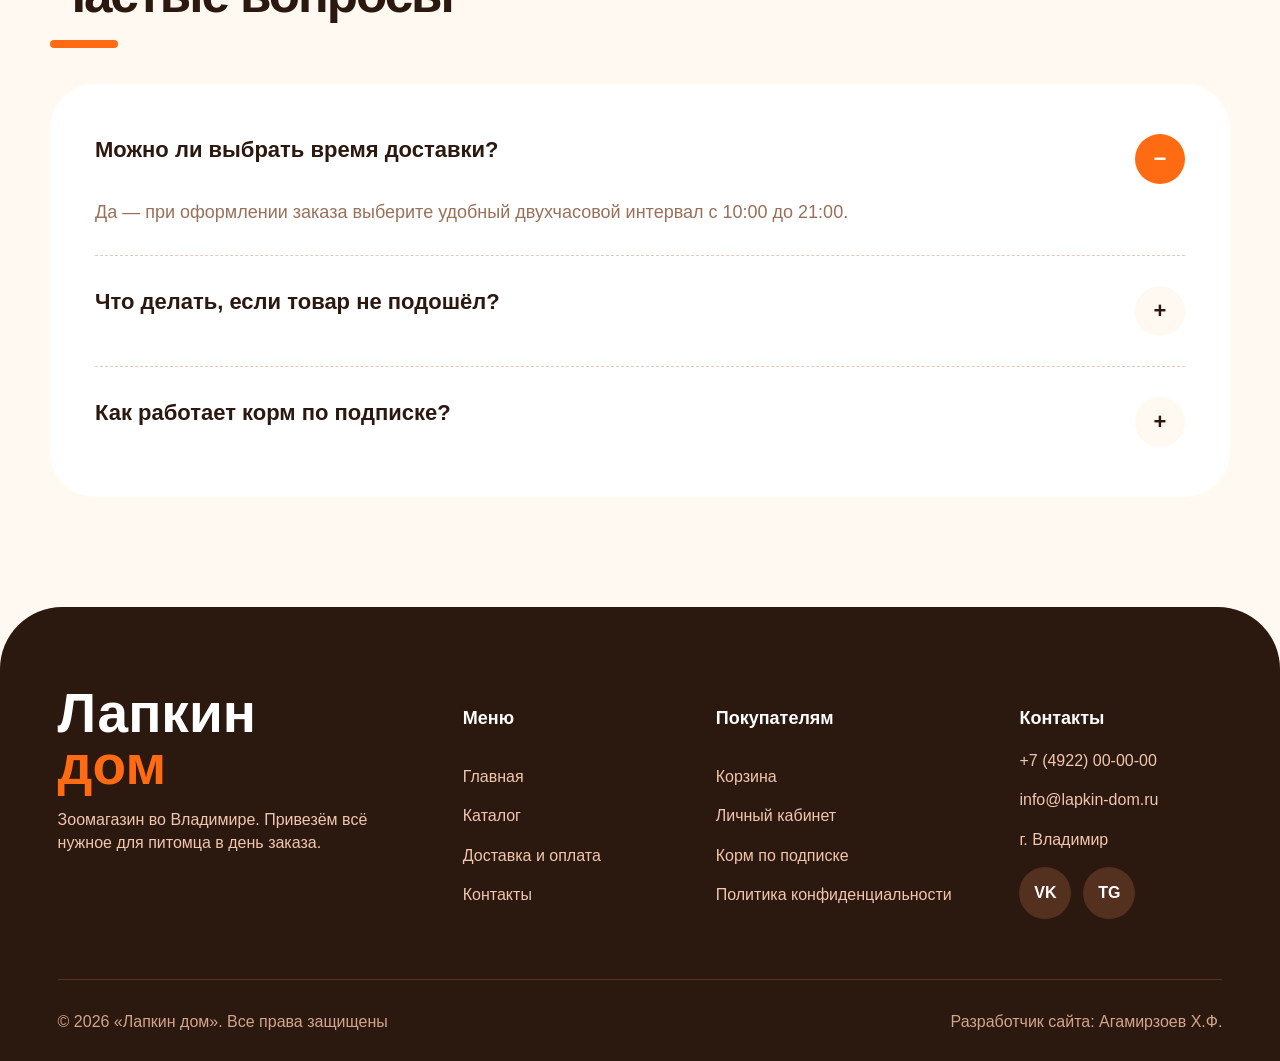
<file: delivery.html>
<!doctype html><html lang="ru"><head><meta charset="utf-8"><meta name="viewport" content="width=device-width,initial-scale=1"><title>Доставка и оплата — Лапкин дом</title><link rel="stylesheet" href="styles.css"></head><body data-page="delivery"><div id="site-header"></div><main class="container inner"><p class="crumbs"><a href="index.html">Главная</a> / Доставка и оплата</p><section class="delivery-hero"><div><h1>Доставка<br>и оплата</h1><p>Закажите до 14:00 — привезём в тот же день. По Владимиру бесплатно.</p></div><span>🚚</span></section><section class="delivery-cards"><article class="peach"><span>🛵</span><h2>Курьер по Владимиру</h2><p>В день заказа при оформлении до 14:00, иначе — на следующий день.</p><b>Бесплатно</b></article><article class="mint"><span>🏠</span><h2>Самовывоз</h2><p>Скоро откроем пункт выдачи в центре города.</p><b>Скоро</b></article><article class="blue"><span>🗺️</span><h2>Владимирская область</h2><p>Доставка за 1–2 дня до двери.</p><b>от 300 ₽</b></article></section><section class="section"><h2>Как оплатить</h2><div class="payment-cards"><article>💳 <div><b>Картой на сайте</b><p>Visa, Mastercard, МИР</p></div></article><article>⚡ <div><b>СБП</b><p>По QR-коду за пару секунд</p></div></article><article>💵 <div><b>Курьеру</b><p>Картой или наличными</p></div></article></div></section><section class="section"><h2>Частые вопросы</h2><div class="faq"><article class="open"><button>Можно ли выбрать время доставки?<span>−</span></button><p>Да — при оформлении заказа выберите удобный двухчасовой интервал с 10:00 до 21:00.</p></article><article><button>Что делать, если товар не подошёл?<span>+</span></button><p>Свяжитесь с нами в течение 14 дней. Поможем оформить возврат товара надлежащего качества.</p></article><article><button>Как работает корм по подписке?<span>+</span></button><p>Вы выбираете корм и периодичность. Мы напоминаем о доставке и автоматически применяем скидку 7%.</p></article></div></section></main><div id="site-footer"></div><script src="app.js"></script></body></html>
</file>
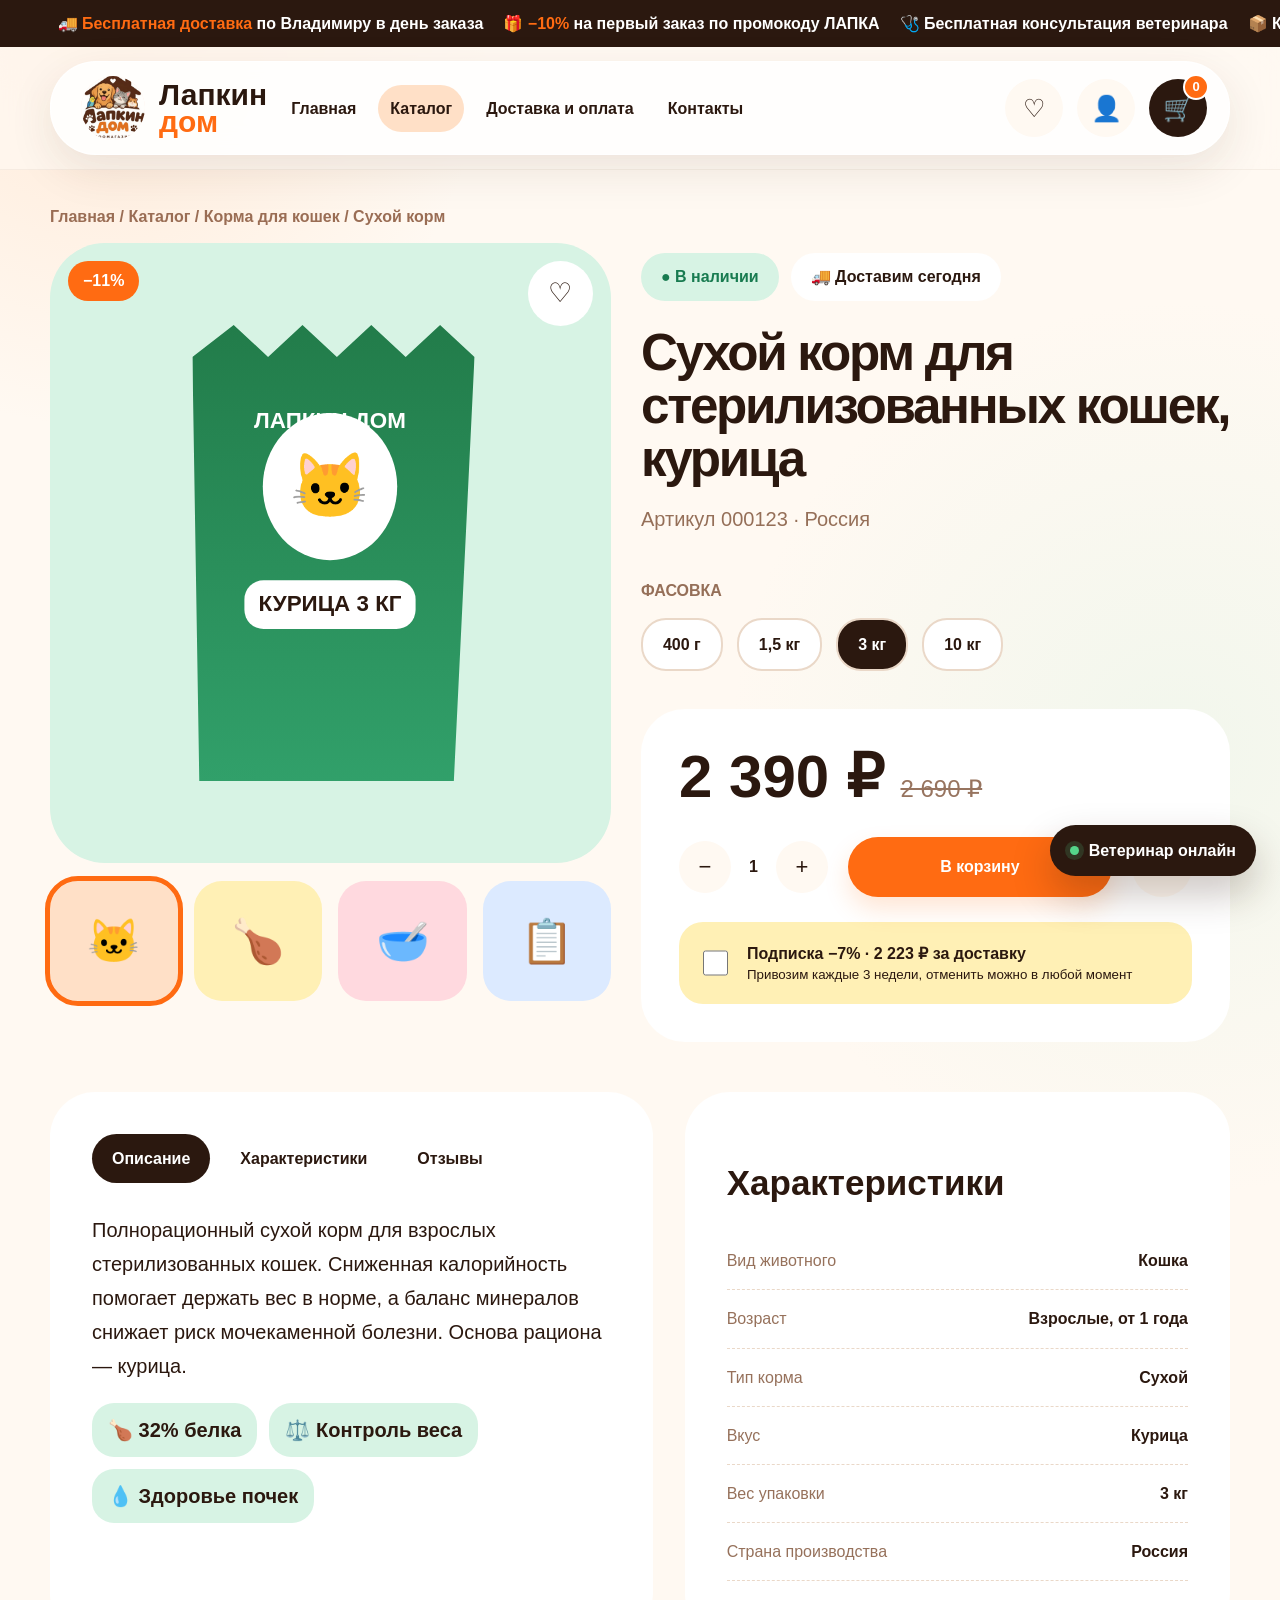
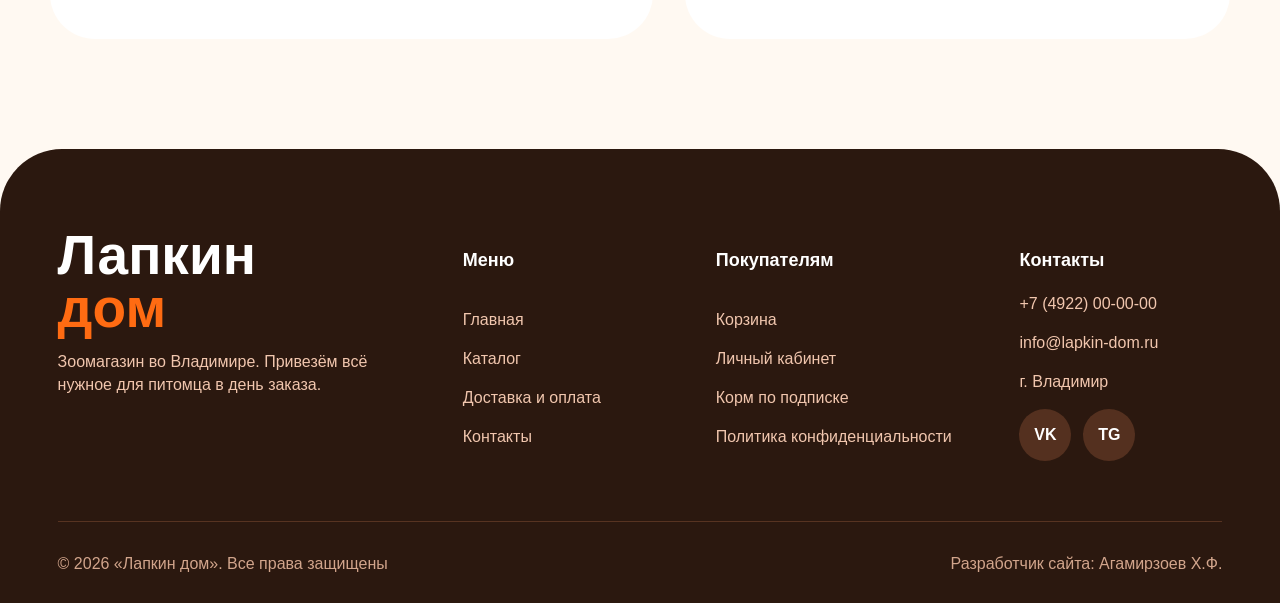
<file: product.html>
<!doctype html><html lang="ru"><head><meta charset="utf-8"><meta name="viewport" content="width=device-width,initial-scale=1"><title>Сухой корм для кошек — Лапкин дом</title><link rel="stylesheet" href="styles.css"></head><body data-page="catalog"><div id="site-header"></div><main class="container inner"><p class="crumbs"><a href="index.html">Главная</a> / <a href="catalog.html">Каталог</a> / <a href="category.html">Корма для кошек</a> / Сухой корм</p><section class="product-detail"><div><div class="main-product-image mint"><span class="badge">−11%</span><button class="heart">♡</button><div class="bag"><i>🐱</i><b>ЛАПКИН ДОМ</b><em>КУРИЦА 3 КГ</em></div></div><div class="thumbs"><button class="active">🐱</button><button>🍗</button><button>🥣</button><button>📋</button></div></div><div class="product-info"><div class="status"><span>● В наличии</span><b>🚚 Доставим сегодня</b></div><h1>Сухой корм для стерилизованных кошек, курица</h1><p>Артикул 000123 · Россия</p><h4>Фасовка</h4><div class="packs"><button>400 г</button><button>1,5 кг</button><button class="active">3 кг</button><button>10 кг</button></div><div class="buy-panel"><div class="big-price">2 390 ₽ <del>2 690 ₽</del></div><div class="buy-row"><div class="stepper"><button id="product-minus">−</button><b id="product-qty">1</b><button id="product-plus">+</button></div><button class="btn add-cart product-add" data-name="Корм для кошек, 3 кг" data-price="2390" data-icon="🐱">В корзину</button><button class="heart large">♡</button></div><label class="subscription"><input type="checkbox"> <span><b>Подписка −7% · 2 223 ₽ за доставку</b><small>Привозим каждые 3 недели, отменить можно в любой момент</small></span></label></div></div></section><section class="detail-bottom"><article class="description-card"><div class="tabs"><button class="active" data-tab="description">Описание</button><button data-tab="specs">Характеристики</button><button data-tab="reviews">Отзывы</button></div><div class="tab-content active" id="description"><p>Полнорационный сухой корм для взрослых стерилизованных кошек. Сниженная калорийность помогает держать вес в норме, а баланс минералов снижает риск мочекаменной болезни. Основа рациона — курица.</p><div class="tags"><span>🍗 32% белка</span><span>⚖️ Контроль веса</span><span>💧 Здоровье почек</span></div></div><div class="tab-content" id="specs"><p>Гранулы среднего размера. Рекомендуемая суточная норма: 45–70 г в зависимости от веса питомца.</p></div><div class="tab-content" id="reviews"><p>Пока нет отзывов. Станьте первым покупателем, который поделится впечатлением.</p></div></article><article class="spec-card"><h2>Характеристики</h2><dl><div><dt>Вид животного</dt><dd>Кошка</dd></div><div><dt>Возраст</dt><dd>Взрослые, от 1 года</dd></div><div><dt>Тип корма</dt><dd>Сухой</dd></div><div><dt>Вкус</dt><dd>Курица</dd></div><div><dt>Вес упаковки</dt><dd>3 кг</dd></div><div><dt>Страна производства</dt><dd>Россия</dd></div></dl></article></section></main><div id="site-footer"></div><div id="toast"></div><script src="app.js"></script></body></html>
</file>
<file: styles.css>
:root{--brown:#2e1b12;--orange:#ff7417;--cream:#fff8f0;--peach:#ffe0c7;--mint:#d7f3e4;--blue:#dceaff;--yellow:#fff0b5;--pink:#ffd9df;--lilac:#eadfff;--muted:#966f59;--white:#fff;--shadow:0 15px 35px rgba(67,39,24,.08)}*{box-sizing:border-box}html{scroll-behavior:smooth}body{margin:0;background:var(--cream);color:var(--brown);font-family:Manrope,"Segoe UI",Arial,sans-serif;font-size:16px;line-height:1.45}a{color:inherit;text-decoration:none}button,input,textarea,select{font:inherit;color:inherit}button{cursor:pointer}.container{width:min(1776px,calc(100% - 9vw));margin-inline:auto}.topbar{background:var(--brown);color:#fff;padding:12px 4.5vw;display:flex;justify-content:space-between;gap:20px;font-weight:700;white-space:nowrap;overflow:hidden}.topbar b{color:var(--orange)}.main-header{padding:24px 0}.nav-shell{background:#fff;border-radius:46px;min-height:98px;display:flex;align-items:center;gap:34px;padding:14px 22px 14px 30px;box-shadow:var(--shadow)}.logo{display:flex;align-items:center;gap:14px;font-weight:900;font-size:30px;line-height:.9;white-space:nowrap}.logo-mark{width:56px;height:56px;border-radius:50%;display:grid;place-items:center;background:var(--peach);font-size:28px}.logo em{font-style:normal;color:var(--orange)}.nav{display:flex;align-items:center;gap:10px}.nav a{padding:16px 22px;border-radius:30px;font-weight:800;white-space:nowrap}.nav a.active,.nav a:hover{background:var(--peach)}.nav-actions{margin-left:auto;display:flex;align-items:center;gap:14px}.search{display:flex;align-items:center;background:var(--cream);border-radius:30px;padding:0 18px;min-width:270px}.search input{border:0;background:transparent;outline:0;width:100%;padding:14px 4px}.phone{font-weight:800;white-space:nowrap}.icon-link{border:0;background:var(--cream);width:58px;height:58px;border-radius:50%;display:grid;place-items:center;font-size:25px;position:relative}.icon-link.cart{background:var(--brown);color:#fff}.cart-count{position:absolute;right:-2px;top:-5px;background:var(--orange);color:#fff;border:2px solid #fff;border-radius:50%;min-width:26px;height:26px;display:grid;place-items:center;font-size:13px;font-weight:800}.mobile-toggle{display:none;border:0;background:var(--brown);color:#fff;border-radius:50%;width:48px;height:48px;font-size:22px}.hero{border-radius:62px;background:linear-gradient(135deg,#ffe7d5,#ffc698);min-height:760px;padding:72px 80px;display:grid;grid-template-columns:1.02fr .98fr;overflow:hidden;position:relative}.hero-copy{z-index:2}.pill{display:inline-flex;background:#fff;padding:13px 22px;border-radius:999px;font-weight:800}.pill.dark{background:#573321;color:#fff}.hero h1,.inner>h1,.title-row h1,.cart-title h1{font-family:Unbounded,"Arial Black",Impact,sans-serif;font-size:clamp(54px,5.2vw,98px);letter-spacing:-.055em;line-height:1.02;margin:34px 0 26px}.hero h1 span{position:relative}.hero h1 span:after{content:"";height:25px;background:var(--orange);position:absolute;left:0;right:0;bottom:5px;z-index:-1}.hero-copy>p{font-size:26px;color:#6f3d24;max-width:700px}.actions{display:flex;gap:18px;margin:35px 0 55px}.btn{border:0;background:var(--orange);color:#fff;padding:17px 28px;border-radius:30px;font-weight:850;display:inline-flex;justify-content:center;align-items:center;box-shadow:0 12px 24px rgba(255,116,23,.18)}.btn:hover{transform:translateY(-2px)}.btn.outline{background:#fff;color:var(--brown);border:3px solid var(--brown);box-shadow:none}.btn.dark{background:var(--brown)}.hero-stats{display:flex;gap:55px}.hero-stats b{font:900 36px/1 "Arial Black",sans-serif}.hero-stats small{display:block;font:600 14px/1.4 Manrope,"Segoe UI",sans-serif;margin-top:8px;color:#87533b}.hero-art{position:relative;display:flex;align-items:flex-end;justify-content:center}.pet-house{width:560px;height:410px;background:linear-gradient(135deg,#7d3516,var(--brown));clip-path:polygon(50% 0,100% 40%,91% 40%,91% 100%,9% 100%,9% 40%,0 40%);display:flex;align-items:flex-end;justify-content:center;gap:0;padding-bottom:18px;filter:drop-shadow(0 22px 15px rgba(96,45,17,.17))}.pet-house:before{content:"♡";position:absolute;top:18%;font-size:88px;color:#fff}.pet-house span{font-size:155px;filter:drop-shadow(0 10px 10px rgba(0,0,0,.18));margin-left:-32px}.pet-house span:first-of-type{font-size:205px;margin-left:0}.pet-house span:last-of-type{font-size:100px}.float-note{position:absolute;background:#fff;border-radius:30px;padding:15px 24px;font-weight:800;z-index:3}.note-one{left:0;top:70px}.note-two{right:20px;top:210px;background:var(--brown);color:#fff}.benefits{display:grid;grid-template-columns:repeat(4,1fr);gap:28px;margin-top:36px}.benefits article{background:#fff;border-radius:38px;padding:36px;display:flex;align-items:center;gap:22px;font-size:38px}.benefits b{font-size:21px}.benefits p,.product-card p,.trust p,.partners,.catalog-tile p,.payment-cards p{font-size:16px;color:var(--muted);margin:4px 0}.section{padding:80px 0 0}.section h2,.subscribe h2,.contact-form-wrap h2{font:900 clamp(42px,4vw,68px)/1.05 Unbounded,"Arial Black",sans-serif;letter-spacing:-.04em;margin:0 0 36px}.section-head{display:flex;justify-content:space-between;align-items:flex-end}.section-head a{font-weight:850;border-bottom:3px solid var(--orange);padding-bottom:6px}.category-mosaic{display:grid;grid-template-columns:1.4fr 1fr 1fr;grid-template-rows:310px 310px;gap:28px}.category-card{border-radius:50px;padding:40px;position:relative;overflow:hidden}.peach{background:var(--peach)!important}.mint{background:var(--mint)!important}.blue{background:var(--blue)!important}.yellow{background:var(--yellow)!important}.pink{background:var(--pink)!important}.lilac{background:var(--lilac)!important}.category-card.big{grid-row:1/3}.category-card h3{font:900 38px/1.05 Unbounded,"Arial Black",sans-serif;margin:0 0 14px}.category-card b{color:#89543a}.category-card span{position:absolute;right:30px;bottom:10px;font-size:145px;filter:drop-shadow(0 15px 13px rgba(55,44,28,.15))}.category-card.big span{font-size:300px;left:50%;transform:translateX(-50%)}.product-grid{display:grid;gap:28px}.product-grid.four{grid-template-columns:repeat(4,1fr)}.product-grid.three{grid-template-columns:repeat(3,1fr)}.product-card{background:#fff;border-radius:42px;padding:22px;display:flex;flex-direction:column;min-width:0;box-shadow:var(--shadow)}.product-image{height:345px;border-radius:34px;position:relative;display:flex;flex-direction:column;align-items:center;justify-content:center;color:var(--brown);overflow:hidden}.product-image i{font-style:normal;font-size:130px}.product-image em{font-style:normal;font-weight:900;background:#fff;padding:6px 12px;border-radius:20px;margin-top:-6px}.badge{position:absolute;left:18px;top:18px;background:var(--orange);color:#fff;border-radius:25px;padding:8px 15px;font-weight:800}.badge.light{background:#fff;color:var(--brown)}.heart{position:absolute;right:18px;top:18px;width:48px;height:48px;border:0;border-radius:50%;background:#fff;font-size:27px}.heart.liked{background:var(--orange);color:#fff}.product-card h3{font-size:20px;line-height:1.35;margin:22px 5px 4px}.product-card>p{margin:4px 5px 30px}.product-buy{display:flex;justify-content:space-between;align-items:center;gap:8px;margin-top:auto}.product-buy>b{font:900 28px/1 "Arial Black",sans-serif;white-space:nowrap}.product-buy .btn{padding:14px 20px}.subscribe{background:var(--brown);color:#fff;border-radius:60px;margin-top:90px;padding:80px;display:grid;grid-template-columns:1.15fr .85fr;overflow:hidden;position:relative}.subscribe:after{content:"";position:absolute;width:470px;height:470px;border-radius:50%;background:var(--orange);right:-80px;top:-170px}.subscribe>div{z-index:1}.subscribe h2{font-size:64px;margin-top:28px}.subscribe p{font-size:22px;max-width:780px;color:#f4cbb5}.subscribe-art{display:flex;align-items:flex-end;justify-content:center;gap:25px}.subscribe-art span{font-size:170px;background:var(--mint);border-radius:40px;padding:55px 30px 20px}.subscribe-art span:last-child{background:var(--peach)}.trust{display:grid;grid-template-columns:repeat(3,1fr);gap:28px}.trust article{background:#fff;border-radius:42px;padding:42px;display:flex;gap:25px;align-items:center}.trust span{font-size:64px}.trust h3{font-size:23px}.partners{background:#fff;border-radius:32px;padding:28px 45px;margin-top:28px;display:flex;justify-content:space-between;align-items:center;font-weight:900}.partners span{font-size:28px;color:#c9ad9b}.site-footer{background:var(--brown);color:#fff;border-radius:62px 62px 0 0;margin-top:110px;padding:80px 4.5vw 28px}.footer-grid{display:grid;grid-template-columns:1.4fr .8fr 1fr .8fr;gap:50px}.footer-brand{font:900 72px/.95 Unbounded,"Arial Black",sans-serif}.footer-brand em{font-style:normal;color:var(--orange)}.footer-grid p,.footer-grid a{color:#f1c6ae}.footer-grid nav{display:flex;flex-direction:column;gap:16px}.footer-grid h3{font-size:18px}.social{display:flex;gap:12px}.social a{background:#54301f;color:#fff;border-radius:50%;width:52px;height:52px;display:grid;place-items:center;font-weight:800}.footer-bottom{display:flex;justify-content:space-between;border-top:1px solid #573321;margin-top:60px;padding-top:30px;color:#d2a58c}.inner{padding-top:25px}.crumbs{color:#9a6d54;font-weight:650;margin:10px 0 15px}.crumbs a:hover{color:var(--orange)}.title-row{display:flex;justify-content:space-between;align-items:center}.chips{display:flex;gap:12px;flex-wrap:wrap}.chip,.tag,.packs button,.tabs button{border:0;background:#fff;padding:13px 20px;border-radius:25px;font-weight:800}.chip.active,.packs button.active,.tabs button.active{background:var(--brown);color:#fff}.catalog-grid{display:grid;grid-template-columns:repeat(3,1fr);gap:28px}.catalog-tile{border-radius:52px;height:450px;padding:44px;position:relative;overflow:hidden}.catalog-tile h2{font:900 44px/1.02 Unbounded,"Arial Black",sans-serif;margin:0}.catalog-tile>b{display:inline-block;background:#fff;padding:10px 18px;border-radius:20px;margin-top:22px}.catalog-tile>span{font-size:180px;position:absolute;right:35px;bottom:15px}.catalog-tile>i{font-style:normal;position:absolute;bottom:45px;left:45px;background:var(--brown);color:#fff;width:70px;height:70px;border-radius:50%;display:grid;place-items:center;font-size:26px}.catalog-tile.soon{border:4px dashed #e7c8af;background:transparent;text-align:center;display:flex;flex-direction:column;align-items:center;justify-content:center}.catalog-tile.soon span{position:static;font-size:65px}.catalog-tile.soon h2{font-size:30px;margin-top:25px}.category-banner{height:240px;border-radius:58px;padding:45px 66px;display:flex;justify-content:space-between;align-items:center}.category-banner h1{font:900 68px/1 Unbounded,"Arial Black",sans-serif;margin:0}.category-banner p{font-size:20px;color:#267153;font-weight:700}.category-banner span{font-size:150px}.listing{display:grid;grid-template-columns:390px 1fr;gap:35px;margin-top:35px}.filters{background:#fff;border-radius:42px;padding:32px;height:max-content;position:sticky;top:20px}.filters h2{font:900 30px Unbounded,"Arial Black",sans-serif}.filters fieldset{border:0;padding:0;margin:28px 0}.filters legend{font-weight:900;text-transform:uppercase;color:#986c55;margin-bottom:10px}.filters label{display:block;margin:12px 0;font-weight:650}.filters input[type=checkbox]{accent-color:var(--orange);width:21px;height:21px;vertical-align:middle;margin-right:10px}.filters input[type=range]{accent-color:var(--orange);width:100%}.range-label{display:flex;justify-content:space-between;font-weight:800}.filters .btn{width:100%}.listing-toolbar{display:flex;justify-content:space-between;align-items:center;margin-bottom:24px}.listing-toolbar select{border:0;border-radius:25px;padding:13px 18px;background:#fff;font-weight:800}.pagination{display:flex;justify-content:center;gap:12px;margin-top:42px}.pagination button{width:54px;height:54px;border:0;border-radius:50%;background:#fff;font-weight:800}.pagination button.active{background:var(--brown);color:#fff}.product-detail{display:grid;grid-template-columns:1fr 1.05fr;gap:52px}.main-product-image{height:770px;border-radius:55px;position:relative;display:grid;place-items:center}.main-product-image .heart{width:65px;height:65px}.bag{height:570px;width:430px;background:linear-gradient(#227c4a,#31a06a);clip-path:polygon(10% 7%,22% 0,32% 7%,42% 0,52% 7%,62% 0,72% 7%,82% 0,92% 7%,86% 100%,12% 100%);display:flex;align-items:center;flex-direction:column;padding-top:110px;color:#fff;filter:drop-shadow(0 18px 7px rgba(38,81,59,.18))}.bag i{background:#fff;border-radius:50%;padding:34px;font-size:80px;font-style:normal}.bag b{position:absolute;top:100px;font-size:28px}.bag em{font-style:normal;background:#fff;color:var(--brown);font-weight:900;padding:10px 18px;border-radius:24px;margin-top:25px;font-size:28px}.thumbs{display:grid;grid-template-columns:repeat(4,1fr);gap:16px;margin-top:18px}.thumbs button{height:120px;border:0;border-radius:28px;background:var(--peach);font-size:43px}.thumbs button:nth-child(2){background:var(--yellow)}.thumbs button:nth-child(3){background:var(--pink)}.thumbs button:nth-child(4){background:var(--blue)}.thumbs button.active{outline:5px solid var(--orange)}.product-info{padding:10px 0}.status{display:flex;gap:12px}.status span,.status b{background:#fff;border-radius:28px;padding:12px 20px}.status span{color:#187b50;background:var(--mint);font-weight:800}.product-info h1{font:900 clamp(48px,4vw,75px)/1.04 Unbounded,"Arial Black",sans-serif;letter-spacing:-.045em;margin:25px 0 10px}.product-info>p{font-size:20px;color:#956f58}.product-info h4{text-transform:uppercase;color:#956f58;margin:45px 0 15px}.packs{display:flex;gap:14px}.packs button{border:2px solid #ead8c8}.buy-panel{background:#fff;border-radius:44px;padding:38px;margin-top:38px}.big-price{font:900 60px/1 "Arial Black",sans-serif}.big-price del{font:500 24px Manrope,"Segoe UI",sans-serif;color:#97745f}.buy-row{display:grid;grid-template-columns:auto 1fr auto;align-items:center;gap:20px;margin-top:30px}.stepper{display:flex;align-items:center;gap:18px}.stepper button{border:0;background:var(--cream);width:52px;height:52px;border-radius:50%;font-size:22px}.product-add{height:60px}.heart.large{position:static;width:60px;height:60px;background:var(--cream)}.subscription{display:flex;gap:16px;background:var(--yellow);padding:20px;border-radius:24px;margin-top:25px}.subscription input{accent-color:var(--orange);width:25px}.subscription small{display:block}.detail-bottom{display:grid;grid-template-columns:1.05fr .95fr;gap:32px;margin-top:40px}.description-card,.spec-card{background:#fff;border-radius:45px;padding:42px}.tabs{display:flex;gap:10px}.tab-content{display:none;font-size:20px;line-height:1.7;margin-top:30px}.tab-content.active{display:block}.tags{display:flex;gap:12px;flex-wrap:wrap}.tags span{background:var(--mint);padding:10px 16px;border-radius:22px;font-weight:750}.spec-card h2{font:900 35px Unbounded,"Arial Black",sans-serif}.spec-card dl>div,.order-summary dl>div{display:flex;justify-content:space-between;gap:20px;border-bottom:1px dashed #ead8c8;padding:17px 0}.spec-card dt{color:#96715b}.spec-card dd,.order-summary dd{font-weight:800;margin:0;text-align:right}.cart-title{display:flex;align-items:center;gap:25px}.cart-layout{display:grid;grid-template-columns:1.4fr .6fr;gap:35px;align-items:start}.cart-row{background:#fff;border-radius:38px;padding:22px;display:grid;grid-template-columns:170px 1fr auto auto auto;align-items:center;gap:28px;margin-bottom:18px}.cart-row-icon{height:145px;border-radius:28px;display:grid;place-items:center;background:var(--mint);font-size:72px}.cart-row h3{font-size:23px;margin:0 0 8px}.stock{color:#1d9a63;font-weight:800}.cart-row .stepper{background:var(--cream);border-radius:28px;padding:5px}.row-price{font:900 28px "Arial Black",sans-serif;white-space:nowrap}.remove{border:0;background:var(--cream);width:50px;height:50px;border-radius:50%;font-size:22px}.empty-cart{background:#fff;border-radius:40px;padding:70px;text-align:center}.promo{display:grid;grid-template-columns:1fr 210px;gap:18px;margin-top:25px}.promo input{border:3px solid #ead8c8;border-radius:32px;padding:17px 25px;background:#fff}.delivery-note{background:var(--yellow);padding:22px 30px;border-radius:28px;font-weight:800}.order-summary{background:var(--brown);color:#fff;border-radius:48px;padding:42px;position:sticky;top:20px}.order-summary h2{font:900 34px Unbounded,"Arial Black",sans-serif}.order-summary dl{color:#f2d0bd}.order-total{display:flex;justify-content:space-between;align-items:center;margin:25px 0;font-weight:800}.order-total b{font:900 47px "Arial Black",sans-serif}.order-summary .btn{width:100%}.order-summary>small{display:block;text-align:center;color:#d5a992;margin-top:16px}.contacts-top{display:grid;grid-template-columns:1.2fr .8fr;gap:36px}.map{border-radius:52px;background:linear-gradient(110deg,#efe2ce 0 66%,#d5e8ff 66%);min-height:650px;position:relative;overflow:hidden}.roads{position:absolute;inset:0;background:linear-gradient(88deg,transparent 20%,#fff 21% 23%,transparent 24% 48%,#fff 49% 51%,transparent 52%),linear-gradient(178deg,transparent 30%,#fff 31% 35%,transparent 36% 58%,#fff 59% 62%,transparent 63%);transform:scale(1.3) rotate(-2deg)}.pin{position:absolute;left:55%;top:28%;background:var(--orange);font-size:45px;width:110px;height:110px;border-radius:50% 50% 50% 0;transform:rotate(-45deg);display:grid;place-items:center}.pin::first-letter{transform:rotate(45deg)}.map>b{position:absolute;left:47%;top:44%;background:#fff;padding:20px;border-radius:30px}.map>small{position:absolute;left:35px;bottom:35px;background:var(--brown);color:#fff;padding:15px 22px;border-radius:25px;font-weight:800}.contact-cards{display:flex;flex-direction:column;gap:20px}.contact-cards article{background:#fff;border-radius:42px;padding:35px;display:flex;align-items:center;gap:28px;font-size:40px;min-height:125px}.contact-cards small{display:block;font-size:14px;color:#96715b}.contact-cards b{font-size:22px}.social-row{display:grid;grid-template-columns:1fr 1fr;gap:16px}.social-row a{background:var(--brown);color:#fff;text-align:center;border-radius:30px;padding:14px;font-weight:800}.contact-form-wrap{background:linear-gradient(120deg,var(--peach),#ffc995);border-radius:55px;padding:64px;margin-top:50px;display:grid;grid-template-columns:.85fr 1.15fr;gap:50px}.contact-form-wrap>div>span{font-size:120px}.contact-form-wrap>div>p{font-size:21px;max-width:360px}.contact-form-wrap form{background:#fff;border-radius:45px;padding:40px}.contact-form-wrap form>label{display:block;font-weight:800;margin-bottom:20px}.contact-form-wrap input[type=text],.contact-form-wrap input:not([type]),.contact-form-wrap input[name],.contact-form-wrap textarea{width:100%;border:3px solid #ecdacb;border-radius:22px;padding:18px;margin-top:8px;outline:0}.contact-form-wrap textarea{height:150px;resize:vertical}.form-bottom{display:flex;justify-content:space-between;align-items:center;gap:20px}.form-bottom label{color:#8e674f}.delivery-hero{background:var(--brown);color:#fff;border-radius:55px;padding:70px 80px;display:flex;align-items:center;justify-content:space-between;overflow:hidden}.delivery-hero h1{font:900 70px/1.03 Unbounded,"Arial Black",sans-serif;margin:0}.delivery-hero p{font-size:24px;color:#f0c5ac;max-width:640px}.delivery-hero>span{font-size:210px;background:var(--orange);border-radius:50%;width:470px;height:470px;display:grid;place-items:center;margin:-140px 20px}.delivery-cards{display:grid;grid-template-columns:repeat(3,1fr);gap:28px;margin-top:35px}.delivery-cards article{border-radius:45px;padding:42px;min-height:330px}.delivery-cards span{font-size:55px}.delivery-cards h2{font:900 31px/1.1 Unbounded,"Arial Black",sans-serif}.delivery-cards p{font-size:19px}.delivery-cards b{background:#fff;border-radius:24px;padding:12px 18px;display:inline-block;margin-top:18px}.payment-cards{display:grid;grid-template-columns:repeat(3,1fr);gap:28px}.payment-cards article{background:#fff;border-radius:36px;padding:35px;display:flex;align-items:center;gap:25px;font-size:42px}.payment-cards b{font-size:21px}.faq{background:#fff;border-radius:45px;padding:20px 45px}.faq article{border-bottom:1px dashed #e5cbb7}.faq article:last-child{border:0}.faq button{width:100%;border:0;background:transparent;padding:30px 0;display:flex;justify-content:space-between;font-size:22px;font-weight:850}.faq button span{background:var(--cream);border-radius:50%;width:50px;height:50px;display:grid;place-items:center}.faq .open button span{background:var(--orange);color:#fff}.faq p{display:none;color:#98715b;font-size:18px;margin:-15px 0 30px}.faq .open p{display:block}#toast{position:fixed;right:30px;bottom:30px;background:var(--brown);color:#fff;border-radius:28px;padding:16px 24px;font-weight:800;z-index:30;opacity:0;transform:translateY(20px);transition:.25s;pointer-events:none}#toast.show{opacity:1;transform:none}
@media(max-width:1300px){.container{width:min(1180px,calc(100% - 50px))}.nav-shell{gap:12px}.nav a{padding:12px}.search{display:none}.phone{display:none}.hero{padding:55px}.hero h1{font-size:65px}.pet-house{transform:scale(.82)}.benefits article{padding:24px}.category-card h3{font-size:30px}.product-grid.four{grid-template-columns:repeat(2,1fr)}.product-image{height:300px}.footer-brand{font-size:55px}.catalog-tile h2{font-size:34px}.listing{grid-template-columns:300px 1fr}.product-grid.three{grid-template-columns:repeat(2,1fr)}.product-detail{gap:30px}.main-product-image{height:620px}.bag{transform:scale(.8)}.cart-row{grid-template-columns:130px 1fr auto auto}.cart-row .remove{grid-column:4}.contacts-top{grid-template-columns:1fr 1fr}}
@media(max-width:900px){.topbar{justify-content:flex-start;font-size:13px}.topbar span:nth-child(n+2){display:none}.main-header{padding:15px 0}.nav-shell{min-height:76px}.logo{font-size:24px}.logo-mark{width:46px;height:46px}.mobile-toggle{display:grid;place-items:center}.nav{display:none;position:absolute;left:25px;right:25px;top:108px;z-index:20;background:#fff;border-radius:30px;padding:18px;box-shadow:var(--shadow);flex-direction:column;align-items:stretch}.nav.open{display:flex}.nav-actions{gap:8px}.nav-actions .icon-link:not(.cart){display:none}.hero{grid-template-columns:1fr;padding:45px 32px;min-height:auto;border-radius:40px}.hero h1{font-size:clamp(48px,12vw,70px)}.hero-copy>p{font-size:20px}.hero-art{height:430px}.hero-stats{gap:25px;flex-wrap:wrap}.hero-stats b{font-size:27px}.note-one{top:20px}.note-two{top:90px}.benefits{grid-template-columns:repeat(2,1fr)}.category-mosaic{grid-template-columns:1fr 1fr;grid-template-rows:repeat(3,280px)}.category-card.big{grid-row:auto}.category-card:last-child{grid-column:1/3}.category-card.big span{font-size:160px;left:auto;right:20px;transform:none}.subscribe{grid-template-columns:1fr;padding:50px}.subscribe h2{font-size:45px}.subscribe-art{margin-top:40px}.subscribe-art span{font-size:100px}.trust{grid-template-columns:1fr}.partners{overflow:auto;gap:35px}.footer-grid{grid-template-columns:1fr 1fr}.catalog-grid{grid-template-columns:1fr 1fr}.catalog-tile{height:370px}.category-banner h1{font-size:45px}.listing{grid-template-columns:1fr}.filters{position:static}.product-detail{grid-template-columns:1fr}.detail-bottom{grid-template-columns:1fr}.cart-layout{grid-template-columns:1fr}.order-summary{position:static}.contacts-top{grid-template-columns:1fr}.contact-form-wrap{grid-template-columns:1fr}.delivery-hero>span{font-size:120px;width:280px;height:280px}.delivery-cards,.payment-cards{grid-template-columns:1fr}.delivery-cards article{min-height:0}}
@media(max-width:600px){body{font-size:15px}.container{width:calc(100% - 28px)}.nav-shell{padding:10px 12px}.logo-mark{display:none}.logo{font-size:20px}.nav-actions .icon-link{width:48px;height:48px}.hero{padding:35px 22px}.hero h1{font-size:44px;margin-top:25px}.actions{flex-direction:column}.hero-art{height:320px}.pet-house{transform:scale(.56)}.float-note{font-size:12px;padding:10px}.benefits{grid-template-columns:1fr}.benefits article{border-radius:28px}.section{padding-top:55px}.section h2,.subscribe h2,.contact-form-wrap h2{font-size:35px}.section-head{align-items:flex-start;gap:10px}.section-head a{font-size:13px}.category-mosaic{display:flex;flex-direction:column}.category-card{height:240px;padding:28px;border-radius:36px}.category-card:last-child{grid-column:auto}.category-card span,.category-card.big span{font-size:110px}.product-grid.four,.product-grid.three{grid-template-columns:1fr}.subscribe{padding:34px 24px;border-radius:38px}.subscribe-art span{font-size:70px;padding:35px 15px}.footer-grid{grid-template-columns:1fr}.footer-brand{font-size:47px}.footer-bottom{flex-direction:column;gap:14px}.title-row{display:block}.title-row h1,.inner>h1,.cart-title h1{font-size:48px}.chips{margin-bottom:25px}.catalog-grid{grid-template-columns:1fr}.catalog-tile{height:330px;padding:30px}.catalog-tile h2{font-size:33px}.catalog-tile>span{font-size:130px}.category-banner{padding:30px;height:200px}.category-banner h1{font-size:36px}.category-banner span{font-size:75px}.listing-toolbar{align-items:flex-start;gap:12px;flex-direction:column}.main-product-image{height:480px}.bag{transform:scale(.62)}.product-info h1{font-size:43px}.status{flex-wrap:wrap}.packs{flex-wrap:wrap}.buy-panel{padding:25px}.big-price{font-size:43px}.buy-row{grid-template-columns:1fr}.buy-row .stepper{justify-content:center}.description-card,.spec-card{padding:25px}.tabs{overflow:auto}.cart-title{align-items:flex-start;flex-direction:column;margin-bottom:25px}.cart-row{grid-template-columns:90px 1fr;gap:15px}.cart-row-icon{height:90px}.cart-row .stepper,.row-price,.cart-row .remove{grid-column:2}.promo{grid-template-columns:1fr}.map{min-height:450px}.map>b{left:20%;top:47%}.contact-cards article{padding:25px}.contact-form-wrap{padding:30px 20px}.contact-form-wrap form{padding:25px}.form-bottom{align-items:flex-start;flex-direction:column}.delivery-hero{padding:40px 25px}.delivery-hero h1{font-size:45px}.delivery-hero>span{display:none}.faq{padding:10px 22px}.faq button{text-align:left;gap:20px}.faq button span{flex:0 0 45px}}
</file>
